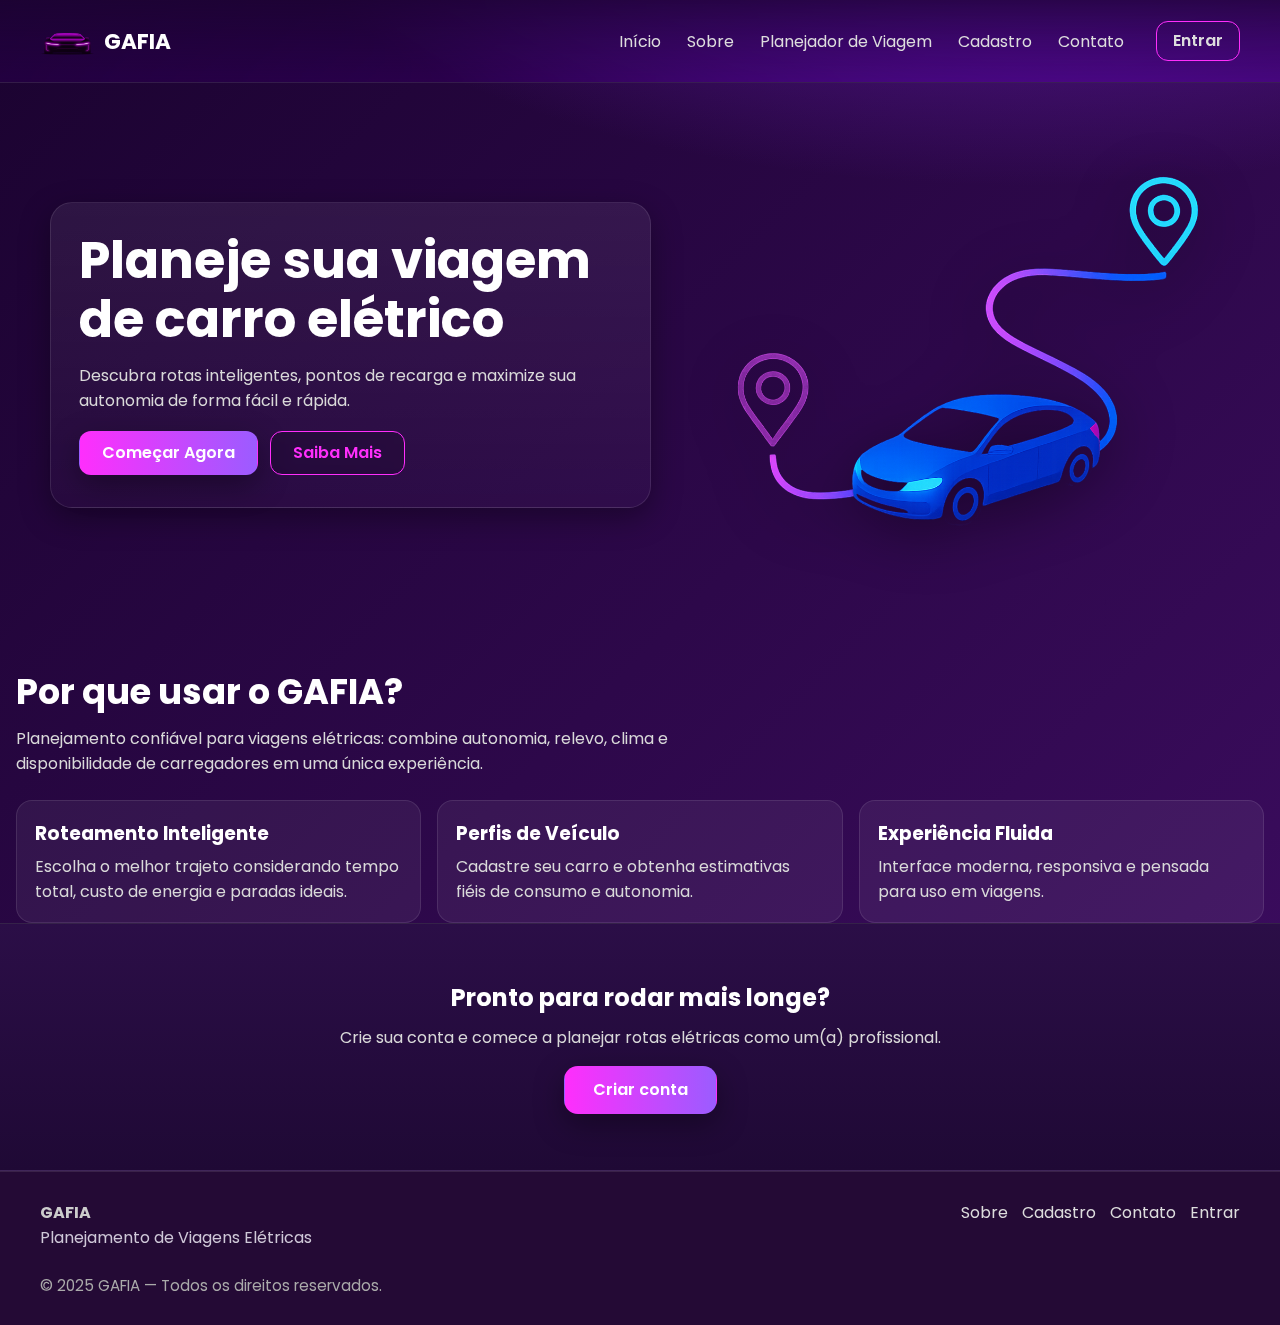
<file: index.html>
<!DOCTYPE html>
<html lang="pt-BR">
<head>
  <meta charset="UTF-8" />
  <meta name="viewport" content="width=device-width, initial-scale=1" />
  <title>GAFIA - Planejamento de Viagens Elétricas</title>

  <!-- Fonte -->
  <link rel="preconnect" href="https://fonts.gstatic.com" crossorigin>
  <link rel="preconnect" href="https://fonts.googleapis.com">
  <link href="https://fonts.googleapis.com/css2?family=Poppins:wght@400;600;700&display=swap" rel="stylesheet">

  <!-- CSS -->
  <link rel="stylesheet" href="src/style/style.css" />
</head>
<body>
  <!-- ===== HEADER ===== -->
  <header class="site-header">
    <div class="container header-inner">
      <a class="logo" href="/" aria-label="GAFIA - Início">
        <img src="src/img/Gafialogo.png" alt="Logo GAFIA" width="60" height="60" />
        <span>GAFIA</span>
      </a>

      <!-- Toggle mobile -->
      <input type="checkbox" id="nav-toggle" class="nav-toggle" aria-label="Abrir menu" />
      <label for="nav-toggle" class="hamburger" aria-hidden="true">
        <span></span><span></span><span></span>
      </label>

      <nav class="nav" aria-label="Principal">
        <a href="#inicio">Início</a>
        <a href="#sobre">Sobre</a>
        <a href="planejamento.html">Planejador de Viagem</a> 
        <a href="#cadastro">Cadastro</a>
        <a href="#contato">Contato</a>
        <a href="login.html" class="btn btn-outline btn-login">Entrar</a>
      </nav>
    </div>
  </header>

  <!-- ===== HERO ===== -->
  <main id="inicio" class="hero">
    <div class="container hero-grid">
      <section class="hero-text glass" aria-labelledby="hero-title">
        <h1 id="hero-title">Planeje sua viagem de carro elétrico</h1>
        <p>Descubra rotas inteligentes, pontos de recarga e maximize sua autonomia de forma fácil e rápida.</p>
        <div class="hero-buttons">
          <a href="#cadastro" class="btn btn-primary">Começar Agora</a>
          <a href="#sobre" class="btn btn-secondary">Saiba Mais</a>
        </div>
      </section>

      <!-- Imagem lateral (sem brilhos) -->
      <figure class="hero-img">
        <img class="carro" src="src/img/imagem2.png" alt="Ilustração de carro elétrico" />
      </figure>
    </div>
  </main>

  <!-- ===== SEÇÃO SOBRE ===== -->
  <section id="sobre" class="section container">
    <h2>Por que usar o GAFIA?</h2>
    <p class="section-lead">
      Planejamento confiável para viagens elétricas: combine autonomia, relevo, clima e disponibilidade de carregadores em uma única experiência.
    </p>

    <div class="cards">
      <article class="card">
        <h3>Roteamento Inteligente</h3>
        <p>Escolha o melhor trajeto considerando tempo total, custo de energia e paradas ideais.</p>
      </article>
      <article class="card">
        <h3>Perfis de Veículo</h3>
        <p>Cadastre seu carro e obtenha estimativas fiéis de consumo e autonomia.</p>
      </article>
      <article class="card">
        <h3>Experiência Fluida</h3>
        <p>Interface moderna, responsiva e pensada para uso em viagens.</p>
      </article>
    </div>
  </section>

  <!-- ===== CTA CADASTRO ===== -->
  <section id="cadastro" class="cta">
    <div class="container cta-inner">
      <h2>Pronto para rodar mais longe?</h2>
      <p>Crie sua conta e comece a planejar rotas elétricas como um(a) profissional.</p>
      <a href="cadastro.html" class="btn btn-primary btn-lg">Criar conta</a>
    </div>
  </section>

  <!-- ===== FOOTER ===== -->
  <footer id="contato" class="site-footer">
    <div class="container footer-grid">
      <div>
        <strong>GAFIA</strong>
        <p class="muted">Planejamento de Viagens Elétricas</p>
      </div>
      <nav aria-label="Links de rodapé">
        <a href="#sobre">Sobre</a>
        <a href="#cadastro">Cadastro</a>
        <a href="#contato">Contato</a>
        <a href="login.html">Entrar</a>
      </nav>
      <p class="copyright">© 2025 GAFIA — Todos os direitos reservados.</p>
    </div>
  </footer>
</body>
</html>
</file>
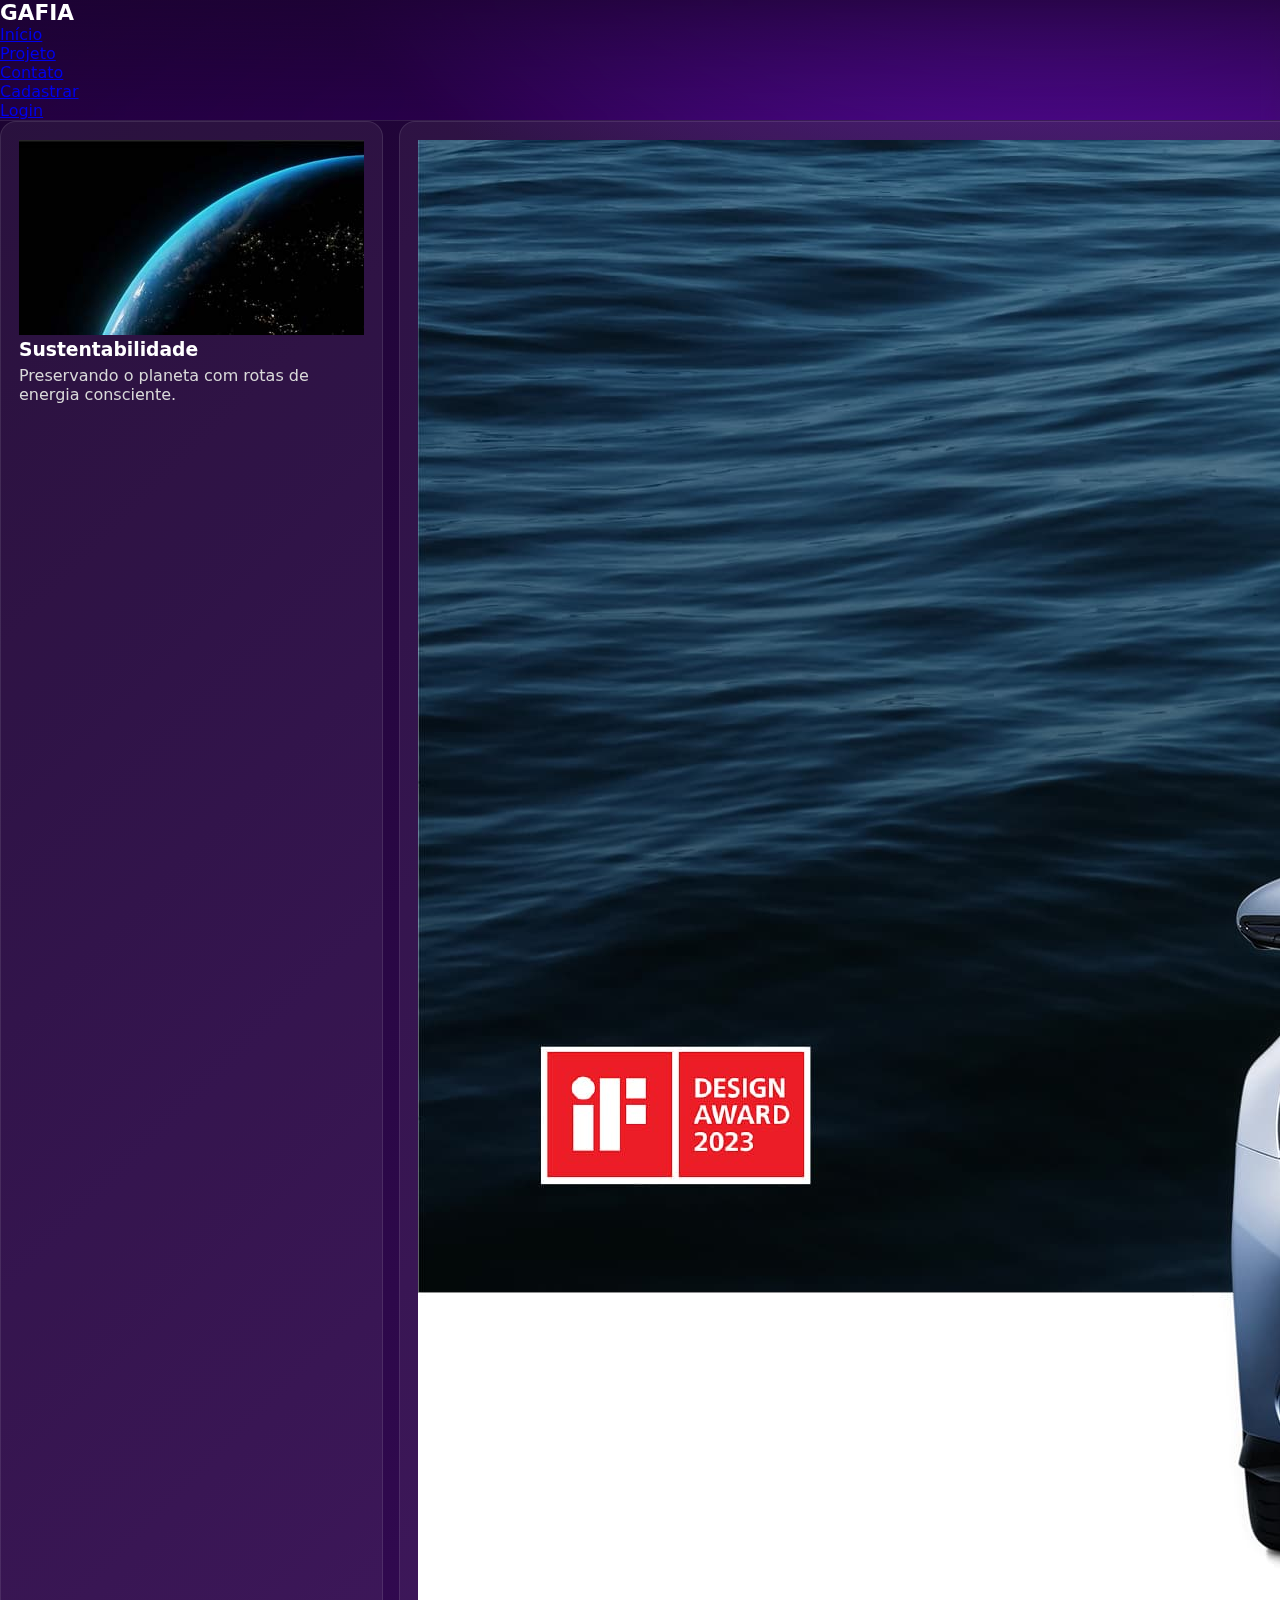
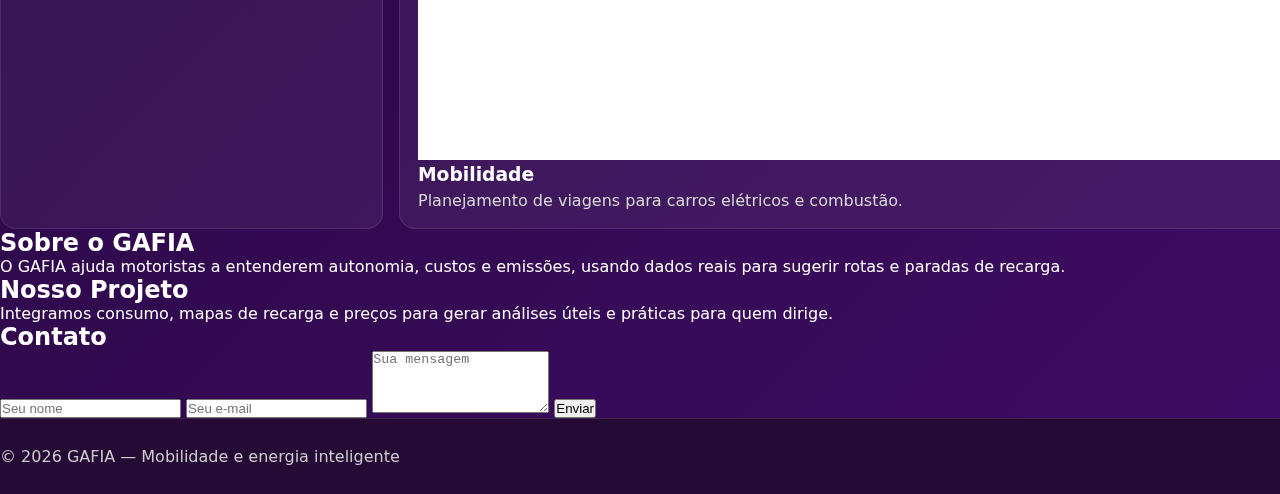
<file: siteGafia-main/index.html>
<!DOCTYPE html>
<html lang="pt-BR">
<head>
  <meta charset="UTF-8" />
  <meta name="viewport" content="width=device-width, initial-scale=1.0" />
  <title>GAFIA</title>
  <!-- Importa o CSS externo -->
  <link rel="stylesheet" href="../src/style/style.css" />
</head>
<body>

  <!-- ===== CABEÇALHO ===== -->
<header class="site-header">
  <div class="header-container">
    <div class="logo">GAFIA</div>
    <nav class="nav-menu">
      <ul>
        <li><a href="#inicio">Início</a></li>
        <li><a href="#projeto">Projeto</a></li>
        <li><a href="#contato">Contato</a></li>
      </ul>
    </nav>
      <nav class="auth-links">
       <ul>
        <li><a href="#cadastrar">Cadastrar</a></li>
        <li><a href="#login">Login</a></li>
      </ul>
      </nav>
    </div>
  </div>
  </header>


  

  <!-- ===== CARDS ===== -->
  <section class="cards" aria-label="Recursos principais">
    <article class="card">
      <figure>
        <img src="../src/img/terra.jpg" alt="Planeta Terra — sustentabilidade" />
        <figcaption>
          <h3> Sustentabilidade</h3>
          <p>Preservando o planeta com rotas de energia consciente.</p>
        </figcaption>
      </figure>
    </article>

    <article class="card">
      <figure>
        <img src="../src/img/carro.jpg" alt="Carro — mobilidade" />
        <figcaption>
          <h3> Mobilidade</h3>
          <p>Planejamento de viagens para carros elétricos e combustão.</p>
        </figcaption>
      </figure>
    </article>

    <article class="card">
      <figure>
        <img src="../src/img/painel.jpg" alt="Painel tecnológico — dados e análises" />
        <figcaption>
          <h3>Tecnologia</h3>
          <p>Comparações de custos, pontos de recarga e impacto.</p>
        </figcaption>
      </figure>
    </article>
  </section>

  <!-- ===== SOBRE ===== -->
  <section id="sobre" class="sobre">
    <h2>Sobre o GAFIA</h2>
    <p>O GAFIA ajuda motoristas a entenderem autonomia, custos e emissões, usando dados reais para sugerir rotas e paradas de recarga.</p>
  </section>

  <!-- ===== PROJETO ===== -->
  <section id="projeto" class="projeto">
    <h2>Nosso Projeto</h2>
    <p>Integramos consumo, mapas de recarga e preços para gerar análises úteis e práticas para quem dirige.</p>
  </section>

  <!-- ===== CONTATO ===== -->
  <section id="contato" class="contato">
    <h2>Contato</h2>
    <form class="contact-form" novalidate>
      <input type="text" placeholder="Seu nome" required />
      <input type="email" placeholder="Seu e-mail" required />
      <textarea placeholder="Sua mensagem" rows="4" required></textarea>
      <button type="submit">Enviar</button>
    </form>
  </section>

  <footer class="site-footer">
    <p>© <span id="year"></span> GAFIA — Mobilidade e energia inteligente</p>
  </footer>

  <script>
    // ano no rodapé
    document.getElementById('year').textContent = new Date().getFullYear();
  </script>
</body>
</html>
</file>
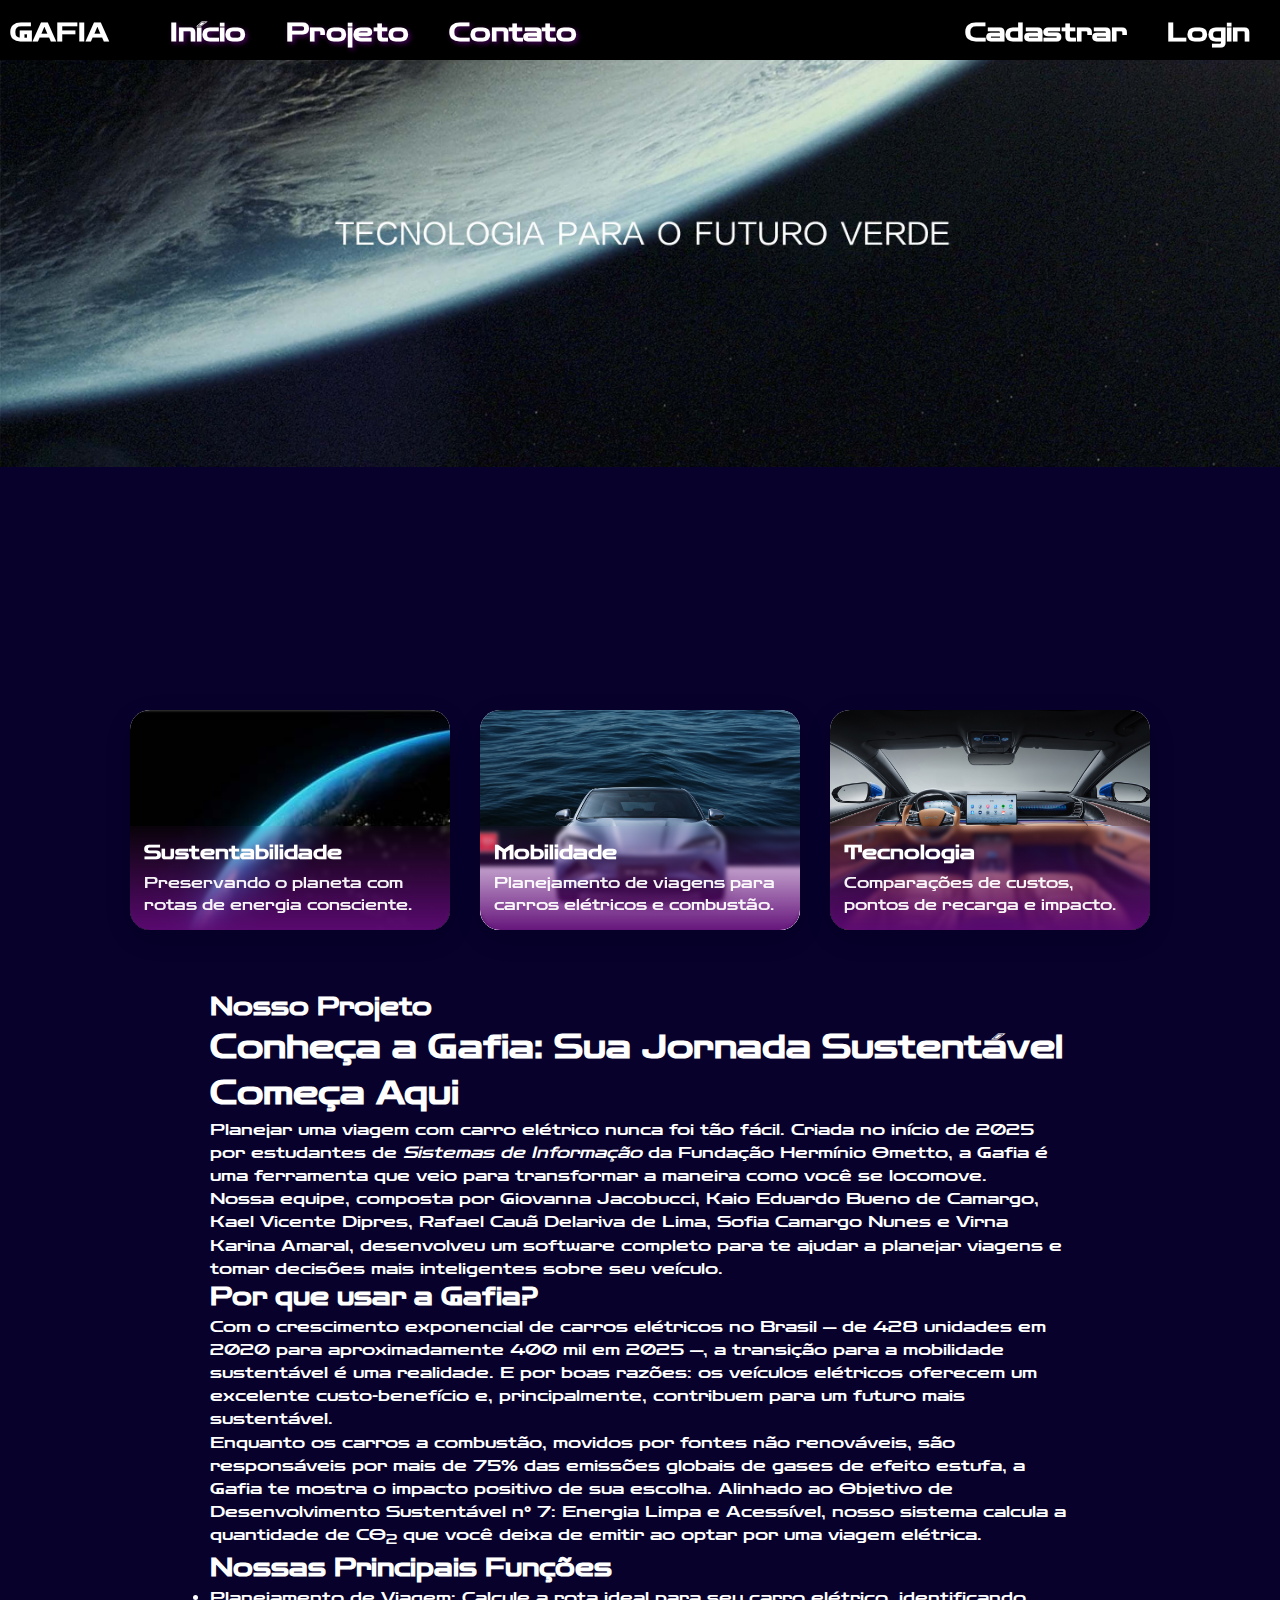
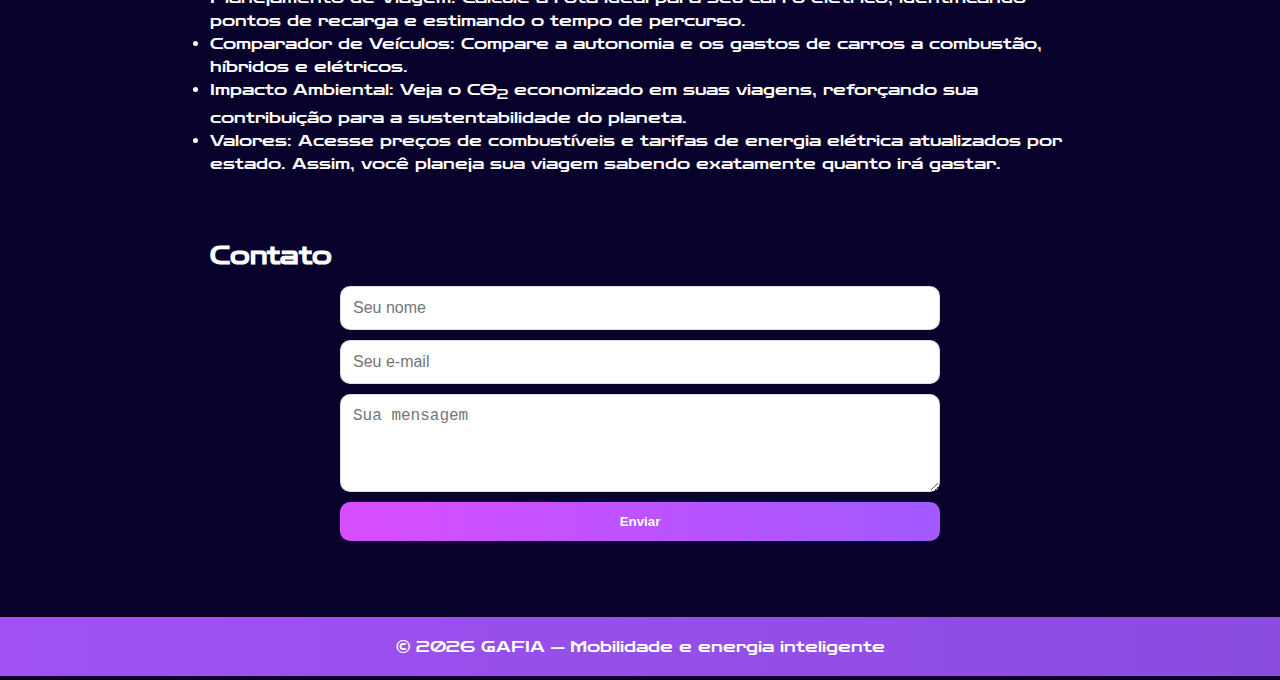
<file: siteGafia/index.html>
<!DOCTYPE html>
<html lang="pt-BR">

<head>

  <meta charset="UTF-8" />
  <meta name="viewport" content="width=device-width, initial-scale=1.0" />
  <title>GAFIA</title>
  <!-- Importa o CSS externo -->

  <link rel="stylesheet" href="src/style/style.css" />
</head>

<body>

  <!-- ===== CABEÇALHO ===== -->
  <section id="inicio">
    <header class="site-header">
      <div class="black-bar"></div>
      <div class="header-container">
        <div class="logo">GAFIA</div>
        <nav class="nav-menu">
          <ul>
            <li><a href="#inicio">Início</a></li>
            <li><a href="#projeto">Projeto</a></li>
            <li><a href="#contato">Contato</a></li>
          </ul>
        </nav>
        <nav class="auth-links">
          <ul>
            <li><a href="#cadastrar">Cadastrar</a></li>
            <li><a href="#login">Login</a></li>
          </ul>
        </nav>
      </div>
      </div>
    </header>
  </section>





  <!-- ===== CARDS ===== -->
  <section class="cards" aria-label="Recursos principais">
    <article class="card">
      <figure>
        <img src="src/img/terra.jpg" alt="Planeta Terra — sustentabilidade" />
        <figcaption>
          <h3> Sustentabilidade</h3>
          <p>Preservando o planeta com rotas de energia consciente.</p>
        </figcaption>
      </figure>
    </article>

    <article class="card">
      <figure>
        <img src="src/img/carro.jpg" alt="Carro — mobilidade" />
        <figcaption>
          <h3> Mobilidade</h3>
          <p>Planejamento de viagens para carros elétricos e combustão.</p>
        </figcaption>
      </figure>
    </article>

    <article class="card">
      <figure>
        <img src="src/img/painel.jpg" alt="Painel tecnológico — dados e análises" />
        <figcaption>
          <h3>Tecnologia</h3>
          <p>Comparações de custos, pontos de recarga e impacto.</p>
        </figcaption>
      </figure>
    </article>
  </section>

  <!-- ===== SOBRE ===== 
  <section id="sobre" class="sobre">
    <h2>Sobre o GAFIA</h2>
    <p>O GAFIA ajuda motoristas a entenderem autonomia, custos e emissões, usando dados reais para sugerir rotas e
      paradas de recarga. Lorem ipsum dolor sit amet. Qui nihil voluptatum eum esse ducimus non obcaecati aperiam hic
      alias molestiae non consectetur esse et laboriosam sapiente a asperiores sunt. Eum galisum consequuntur qui
      tempora asperiores ut voluptates recusandae est possimus temporibus. Sed doloremque porro rem quia dolore sit
      reiciendis magni aut similique consequatur eos animi officiis.

      Nam rerum dolor sit rerum consectetur eos excepturi vero. Ab quod dolorum et odit reprehenderit ea fugiat
      explicabo et rerum galisum non perspiciatis nesciunt est recusandae mollitia et quidem voluptates. 33 laudantium
      quam qui minus laborum sed quas temporibus sit rerum animi et rerum neque. Eum dicta totam ut omnis dolor aut
      voluptatum fugit.

      Non repudiandae asperiores ea nisi enim sit iusto dolorem aut laboriosam rerum. Est rerum accusantium ut quibusdam
      autem et vitae maxime. Nam voluptas autem in consequatur molestias et dolorum odit qui reiciendis veritatis id
      earum unde? Quo odio galisum et enim necessitatibus non fugit reprehenderit!</p>
  </section>-->

  <!-- ===== PROJETO ===== -->
  <section id="projeto" class="projeto">
    <h2>Nosso Projeto</h2>
    <section class="sobre-gafia">
      <h1>Conheça a <strong>Gafia</strong>: Sua Jornada Sustentável Começa Aqui</h1>
      
      <p>
        Planejar uma viagem com <strong>carro elétrico</strong> nunca foi tão fácil.  
        Criada no início de <strong>2025</strong> por estudantes de <em>Sistemas de Informação</em> da 
        <strong>Fundação Hermínio Ometto</strong>, a Gafia é uma ferramenta que veio para transformar 
        a maneira como você se locomove.
      </p>
    
      <p>
        Nossa equipe, composta por 
        <strong>Giovanna Jacobucci</strong>, 
        <strong>Kaio Eduardo Bueno de Camargo</strong>, 
        <strong>Kael Vicente Dipres</strong>, 
        <strong>Rafael Cauã Delariva de Lima</strong>, 
        <strong>Sofia Camargo Nunes</strong> e 
        <strong>Virna Karina Amaral</strong>, 
        desenvolveu um software completo para te ajudar a planejar viagens e tomar decisões mais inteligentes sobre seu veículo.
      </p>
    
      <h2>Por que usar a Gafia?</h2>
      
      <p>
        Com o crescimento exponencial de <strong>carros elétricos no Brasil</strong> — de 
        <strong>428 unidades em 2020</strong> para aproximadamente 
        <strong>400 mil em 2025</strong> —, a transição para a <strong>mobilidade sustentável</strong> é uma realidade.  
        E por boas razões: os veículos elétricos oferecem um excelente <strong>custo-benefício</strong> e, principalmente, 
        contribuem para um <strong>futuro mais sustentável</strong>.
      </p>
    
      <p>
        Enquanto os <strong>carros a combustão</strong>, movidos por fontes não renováveis, são responsáveis por mais de 
        <strong>75% das emissões globais de gases de efeito estufa</strong>, a Gafia te mostra o impacto positivo de sua escolha.  
        Alinhado ao <strong>Objetivo de Desenvolvimento Sustentável n° 7: Energia Limpa e Acessível</strong>, nosso sistema 
        calcula a quantidade de <strong>CO<sub>2</sub></strong> que você deixa de emitir ao optar por uma viagem elétrica.
      </p>
    
      <h2>Nossas Principais Funções</h2>
      <ul>
        <li>
          <strong>Planejamento de Viagem:</strong> Calcule a rota ideal para seu carro elétrico, 
          identificando pontos de recarga e estimando o tempo de percurso.
        </li>
        <li>
          <strong>Comparador de Veículos:</strong> Compare a autonomia e os gastos de carros 
          a combustão, híbridos e elétricos.
        </li>
        <li>
          <strong>Impacto Ambiental:</strong> Veja o <strong>CO<sub>2</sub> economizado</strong> em suas viagens, 
          reforçando sua contribuição para a sustentabilidade do planeta.
        </li>
        <li>
          <strong>Valores:</strong> Acesse preços de combustíveis e tarifas de energia elétrica atualizados por estado.  
          Assim, você planeja sua viagem sabendo exatamente quanto irá gastar.
        </li>
      </ul>
    </section>
    
  </section>

  <!-- ===== CONTATO ===== -->
  <section id="contato" class="contato">
    <h2>Contato</h2>
    <form class="contact-form" novalidate>
      <input type="text" placeholder="Seu nome" required />
      <input type="email" placeholder="Seu e-mail" required />
      <textarea placeholder="Sua mensagem" rows="4" required></textarea>
      <button type="submit">Enviar</button>
    </form>
  </section>

  <footer class="site-footer">
    <p>© <span id="year"></span> GAFIA — Mobilidade e energia inteligente</p>
  </footer>

  <script>
    // ano no rodapé
    document.getElementById('year').textContent = new Date().getFullYear();
  </script>
</body>

</html>
</file>
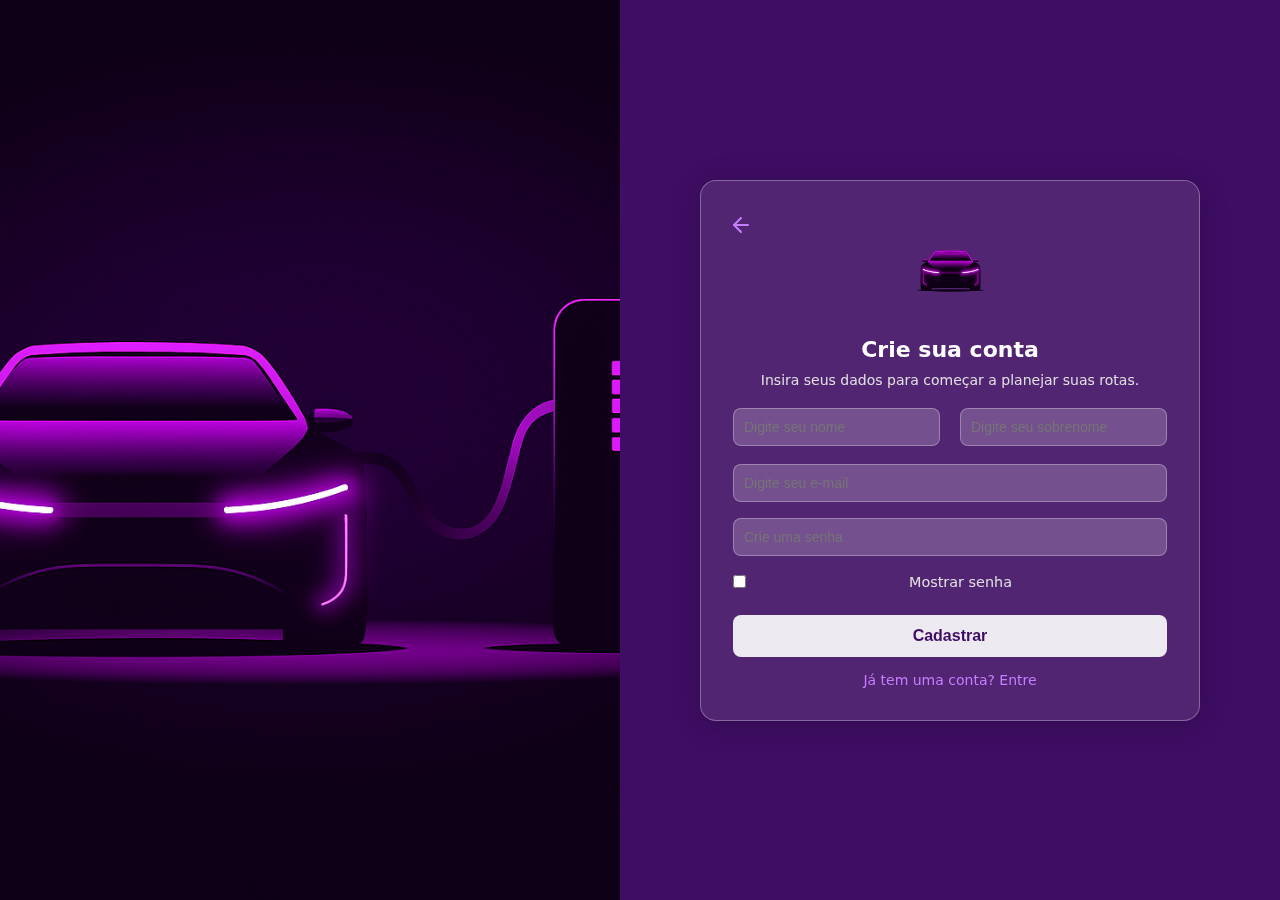
<file: cadastro.html>
<!DOCTYPE html>
<html lang="pt-BR">
<head>
    <meta charset="UTF-8">
    <meta name="viewport" content="width=device-width, initial-scale=1.0">
    <title>Cadastro - Planejamento de Viagens</title>
    <link rel="stylesheet" href="src/style/style.css"> 
    <link rel="stylesheet" href="src/style/cadastro.css">
</head>
<body id="page-form">

    <div class="split-screen-container">
      
      <div class="image-panel">
            </div>

        <div class="form-panel">
            
            <div class="login-container">
                <a href="index.html" class="back-button">
                    <svg xmlns="http://www.w3.org/2000/svg" width="24" height="24" viewBox="0 0 24 24" fill="none" stroke="currentColor" stroke-width="2" stroke-linecap="round" stroke-linejoin="round">
                        <path d="M19 12H5"></path>
                        <polyline points="12 19 5 12 12 5"></polyline>
                    </svg>
                </a>
                
                <img src="src/img/Gafialogo.png" alt="Logo GAFIA">
                
                <h1>Crie sua conta</h1>
                <p>Insira seus dados para começar a planejar suas rotas.</p>
                
                <form id="form-cadastro">
                    <div class="form-row">
                        <input type="text" id="nome" placeholder="Digite seu nome" required>
                        <input type="text" id="sobrenome" placeholder="Digite seu sobrenome" required>
                    </div>

                    <!--<select id="estado" required>
                        <option value="">Selecione seu estado...</option>
                        </select> -->
                    
                    <input type="email" id="email" placeholder="Digite seu e-mail" required>

                    <input type="password" id="senha" name="senha" placeholder="Crie uma senha" required>
                    
                    <div class="show-password-container">
                        <input type="checkbox" id="toggleSenha">
                        <label for="toggleSenha">Mostrar senha</label>
                    </div>

                    <div id="password-popover" class="hidden">
                        
                        <label for="password-strength" class="password-strength-label">Força da senha:</label>
                        <progress id="password-strength" value="0" max="100"></progress>
                        
                        <p class="password-hint-text">
                            Use 8+ caracteres com maiúsculas, minúsculas, números e símbolos.
                        </p>
                    </div>
                    
                    <button type="submit">Cadastrar</button>
                </form>

                <a href="login.html">Já tem uma conta? Entre</a>
            </div>
            </div>

    </div>
    <script src="src/js/cadastro.js"></script>
</body>

</html>
</file>
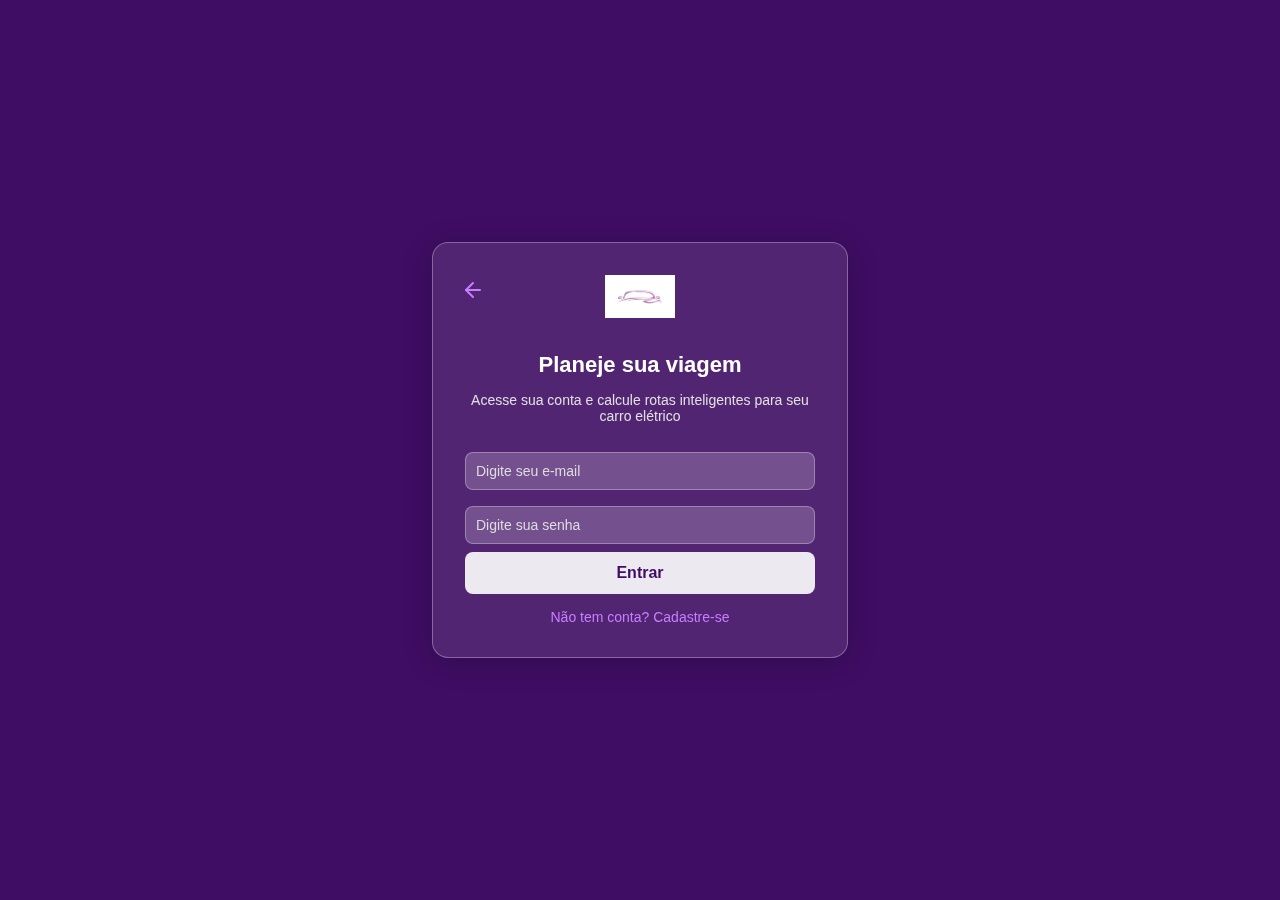
<file: dashboard.html>
<!DOCTYPE html>
<html lang="pt-BR">
<head>
    <meta charset="UTF-8">
    <meta name="viewport" content="width=device-width, initial-scale=1.0">
    <title>Início - GAFIA</title>
    
    <link rel="preconnect" href="https://fonts.googleapis.com">
    <link rel="preconnect" href="https://fonts.gstatic.com" crossorigin>
    <link href="https://fonts.googleapis.com/css2?family=Poppins:wght@400;600;700&display=swap" rel="stylesheet">
    <link href="https://cdnjs.cloudflare.com/ajax/libs/font-awesome/6.5.0/css/all.min.css" rel="stylesheet">
    
    <link rel="stylesheet" href="src/style/style.css">
    <link rel="stylesheet" href="src/style/dashboard.css"> <link rel="icon" href="src/img/Gafialogo.png" type="image/png">
</head>
<body>

    <header class="site-header">
        <div class="container header-inner">
            <a class="logo" href="dashboard.html">
                <img src="src/img/Gafialogo.png" alt="Logo GAFIA" width="54" height="54" />
                <span>GAFIA</span>
            </a>
            
            <input type="checkbox" id="nav-toggle" class="nav-toggle" aria-label="Abrir menu" />
            <label for="nav-toggle" class="hamburger" aria-hidden="true">
                <span></span><span></span><span></span>
            </label>

            <nav class="nav">
                <a href="planejamento.html">Planejar Viagem</a>
                <a href="veiculos.html">Garagem</a>
                <a href="perfil.html">Perfil</a>


            
                
    <!--
  Possivel bomba
    -->
                <a id="btn-admin-link" href="admin.html" style="color: rgb(255, 215, 0);">
                    <i class="fa-solid fa-lock"></i> Painel Admin</a>
                <a href="api/logout.php" class="btn btn-outline">Sair</a>
    <!--
  Possivel bomba!
    -->



            </nav>
        </div>
    </header>

    <main class="container">
        <div style="margin-top: 40px; margin-bottom: 20px;">
            <h1 id="user-greeting">Olá, Motorista! </h1>
            <p class="muted">Bem-vindo de volta.</p>
        </div>

        <div class="dashboard-layout">
            
            <section class="glass dash-card action-card">
                <div class="action-content">
                    <h2>Para onde vamos hoje?</h2>
                    <p>Calcule a melhor rota elétrica agora mesmo.</p>
                    <a href="planejamento.html" class="btn btn-primary btn-giant">
                        <i class="fa-solid fa-map-location-dot"></i> Planejar Viagem
                    </a>
                </div>
            </section>

            <section class="glass dash-card history-card">
                <div class="card-header">
                    <h3>Últimas Viagens</h3>
                    <a href="historico.html" class="link-ver-mais">Ver tudo</a>
                </div>

                <div id="lista-historico-recente" class="history-list">
                    <p class="loading-text">Carregando histórico...</p>
                </div>
            </section>

        </div>
    </main>

    <footer class="site-footer">
        <div class="container footer-grid">
            <strong>GAFIA</strong>
            <p class="copyright">© 2025 GAFIA — Todos os direitos reservados.</p>
        </div>
    </footer>

    <script src="src/js/dashboard.js"></script>
    <script src="src/js/main.js"></script>
</body>
</html>
</file>
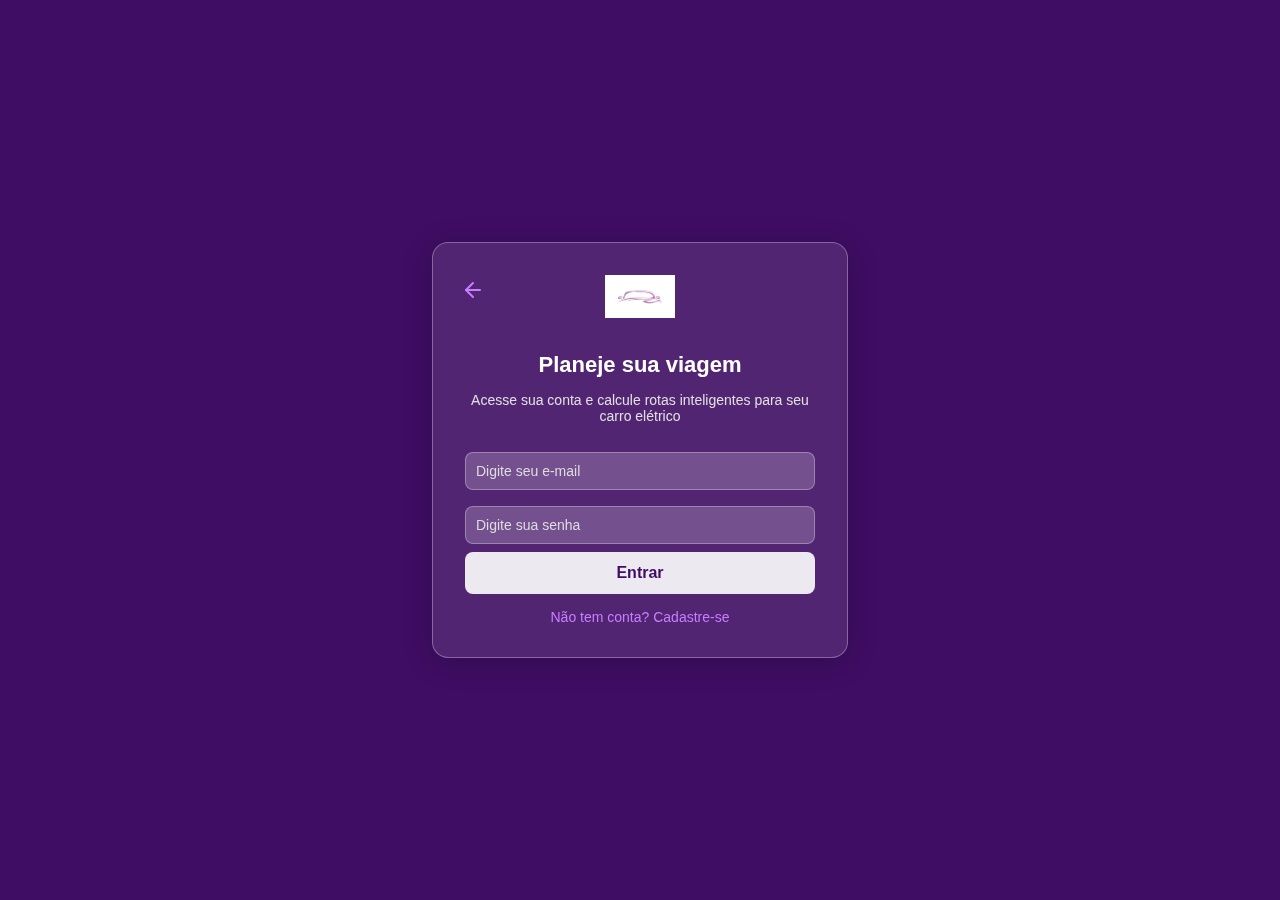
<file: login.html>
<!DOCTYPE html>
<html lang="pt-BR">
<head>
  <meta charset="UTF-8">
  <meta name="viewport" content="width=device-width, initial-scale=1.0">
  <title>Login - Planejamento de Viagens</title>
  <link rel="stylesheet" href="src/style/login.css">
</head>
<body>
  <div class="login-container">

     <a href="index.html" class="back-button">
      <svg xmlns="http://www.w3.org/2000/svg" width="24" height="24" viewBox="0 0 24 24" fill="none" stroke="currentColor" stroke-width="2" stroke-linecap="round" stroke-linejoin="round">
        <path d="M19 12H5"></path>
        <polyline points="12 19 5 12 12 5"></polyline>
      </svg>
    </a>
    <!-- Ícone do carro no lugar do ícone de energia -->
    <img src="src/img/GAFIA (1).png" alt="Carro elétrico"> <!-- coloque sua imagem aqui -->
    
    <h1>Planeje sua viagem</h1>
    <p>Acesse sua conta e calcule rotas inteligentes para seu carro elétrico</p>
    
    <form>
      <input type="email" placeholder="Digite seu e-mail" required>
      <input type="password" placeholder="Digite sua senha" required>
      <button type="submit">Entrar</button>
    </form>
    
    <a href="cadastro.html">Não tem conta? Cadastre-se</a>
  </div>
</body>
</html>
</file>
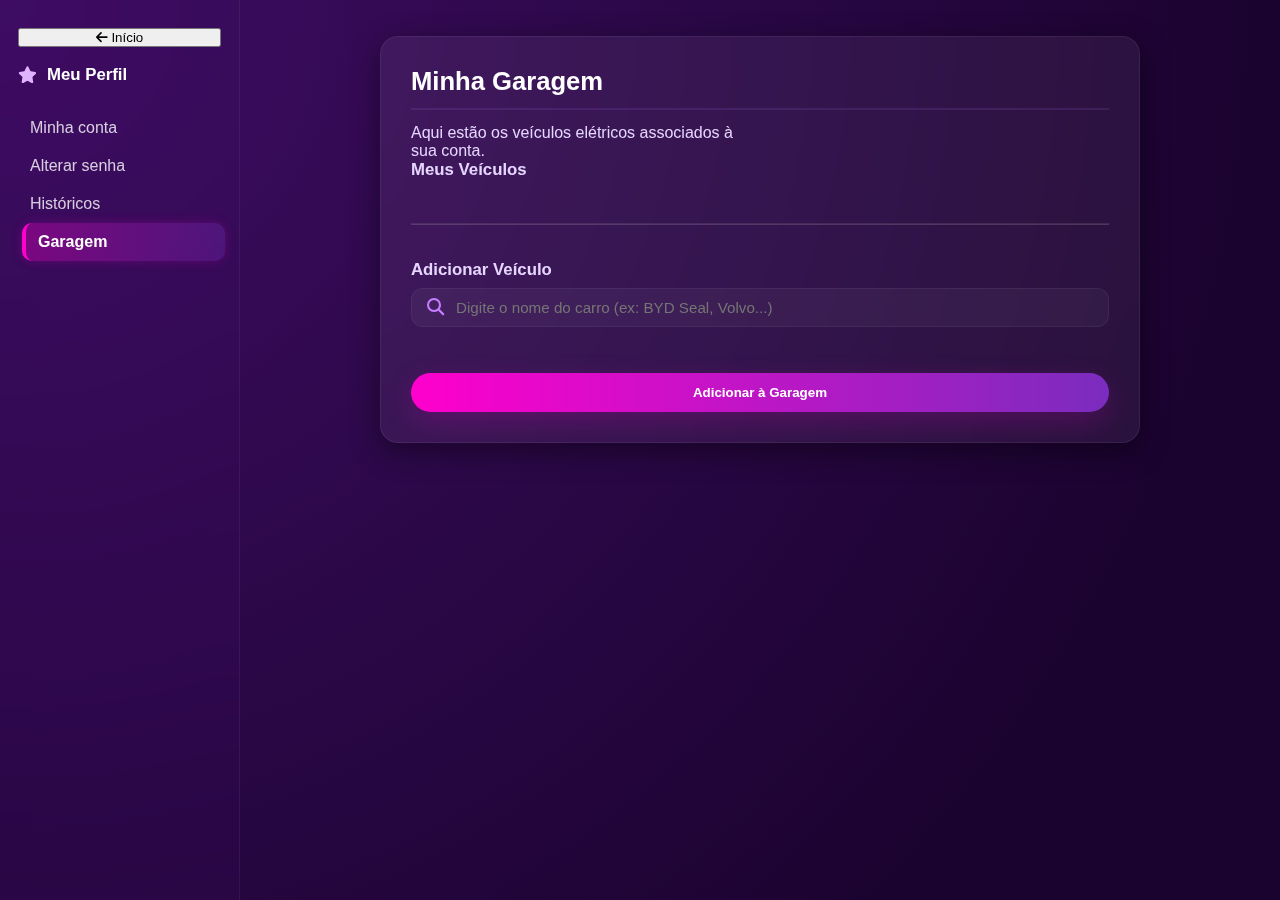
<file: veiculos.html>
<!DOCTYPE html>
<html lang="pt-BR">
<head>
    <meta charset="UTF-8" />
    <title>Minha Garagem</title>

    <!-- Ícones -->
    <link rel="stylesheet" href="https://cdnjs.cloudflare.com/ajax/libs/font-awesome/6.5.0/css/all.min.css">

    <!-- Seu CSS principal (o grande roxo) -->
    <link rel="stylesheet" href="src/style/perfil.css">
    <link rel="icon" href="src/img/Gafialogo.png" type="image/png">
</head>

<body>

<aside class="menu-lateral">
    <button class="btn-voltar" onclick="window.location.href='index.html'">
    <i class="fa-solid fa-arrow-left"></i> Início
  </button>
  <div class="brand"><i class="fa-solid fa-star"></i> Meu Perfil</div>
  <nav>
    <ul>
      <li><a href="perfil.html">Minha conta</a></li>
      <li><a href="senha.html">Alterar senha</a></li>
      <li><a href="historico.html">Históricos</a></li>
      <li><a href="veiculos.html" class="active">Garagem</a></li>
    </ul>
  </nav>
</aside>

<!-- ===== CONTEÚDO PRINCIPAL ===== -->
<div class="main-wrap">
    <section class="vidro">

        <h1>Minha Garagem</h1>

        <div class="profile-grid full">
            <p style="color:#e6d6ff; font-size:1rem;">
                Aqui estão os veículos elétricos associados à sua conta.
            </p>
        </div>

        <!-- LISTA DE VEÍCULOS -->
        <h2 class="section-title">Meus Veículos</h2>

        <div id="lista-veiculos" class="profile-grid full" style="gap:20px;">
            <!-- Veículos serão carregados aqui -->
        </div>

        <hr class="full" style="margin: 35px 0; border-color: rgba(255,255,255,0.15);">

                <!-- ADICIONAR NOVO VEÍCULO -->
                <h2 class="section-title">Adicionar Veículo</h2>

        <form id="form-add-veiculo" class="profile-grid full" style="position: relative;">
            
            <input type="hidden" id="selected-carro-id" name="carro_id">

            <div class="input-group full" style="position: relative;">
                <i class="fa-solid fa-magnifying-glass"></i>
                <input 
                    type="text" 
                    id="input-pesquisa-carro" 
                    placeholder="Digite o nome do carro (ex: BYD Seal, Volvo...)" 
                    autocomplete="off"
                >
                
                </div>

            <div id="sugestoes-veiculos" class="suggestions-dropdown">
                </div>

            <button type="submit" id="btn-adicionar" class="save-btn full" style="margin-top:10px;" disabled>
                Adicionar à Garagem
            </button>

        </form>

    </section>
</div>

<!-- SCRIPTS -->
<script src="src/js/main.js"></script>
<script src="src/js/veiculos.js"></script>

</body>
</html>
</file>
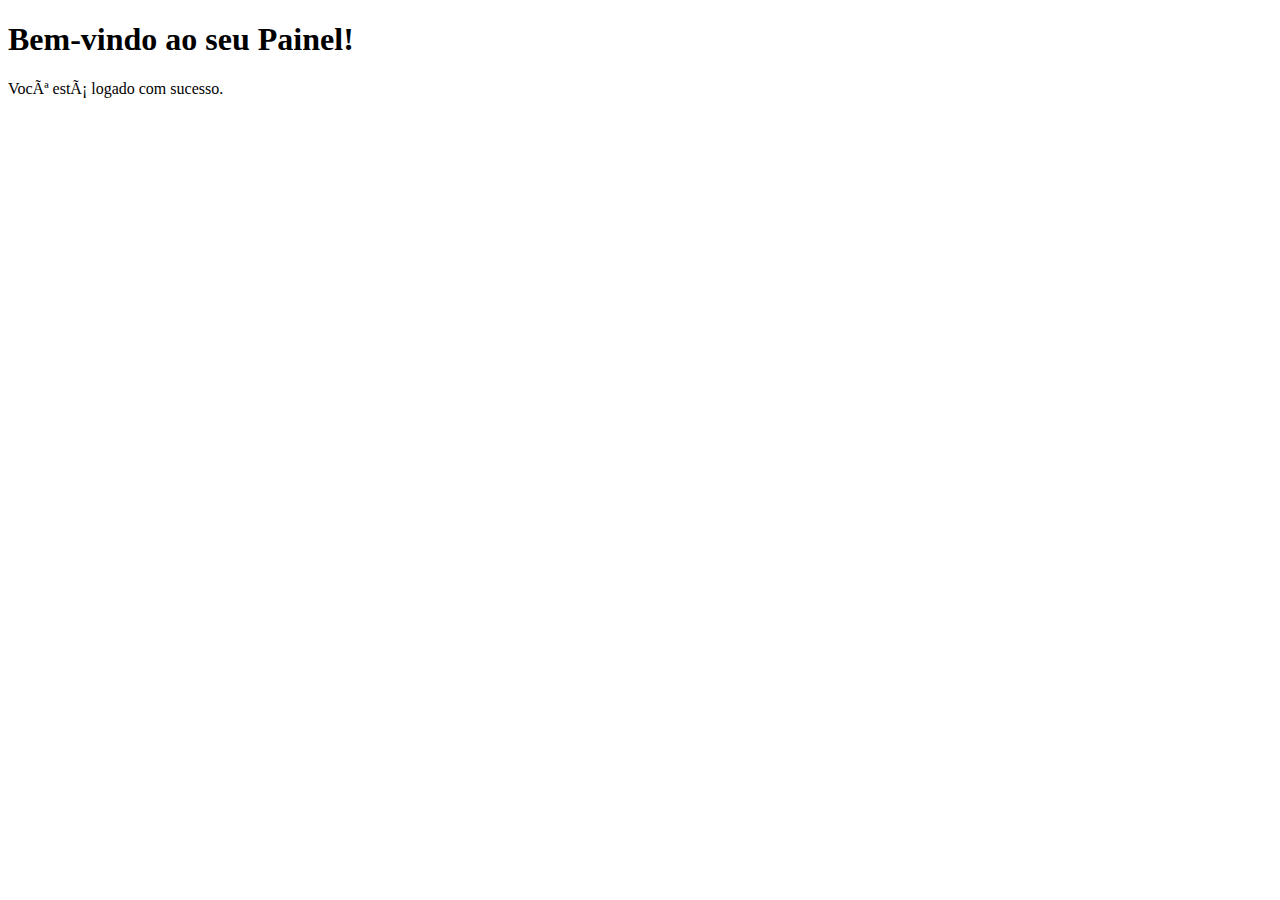
<file: src/js/painel.html>
<!DOCTYPE html>
<html lang="pt-BR">
<head>
    <meta charset="UTF--8">
    <title>Painel</title>
</head>
<body>
    <h1>Bem-vindo ao seu Painel!</h1>
    <p>Você está logado com sucesso.</p>
</body>
</html>
</file>
<file: src/style/cadastro.css>
html {
  overflow-y: scroll; /* Força a barra de rolagem a estar sempre presente */
}

/* ===== ESTILO PARA CENTRALIZAR PÁGINAS DE FORMULÁRIO ===== */
#page-form {
  /*display: flex;
  justify-content: center;
  align-items: center;*/
  min-height: 100vh;
}

/* Container principal com o EFEITO DE VIDRO */
.login-container {
  position: relative;
  background: rgba(255, 255, 255, 0.1);
  backdrop-filter: blur(10px);
  -webkit-backdrop-filter: blur(10px);
  border: 1px solid rgba(255, 255, 255, 0.3);
  padding: 2rem;
  border-radius: 16px;
  width: 90%;
  max-width: 600px;
  text-align: center;
  box-shadow: 0 4px 30px rgba(0, 0, 0, 0.2);

}

.login-container img {
  width: 70px;
  margin-bottom: 15px;
}

/* Textos dentro do container */
.login-container h1 {
  font-size: 22px;
  margin-bottom: 10px;
  color: #fff;
}

.login-container p {
  font-size: 14px;
  color: #e0e0e0;
  margin-bottom: 20px;
}

/* REGRA GERAL PARA TODOS OS INPUTS */
.login-container input, .login-container select {
  width: 100%;
  padding: 10px;
  margin: 8px 0;
  background: rgba(255, 255, 255, 0.2);
  border: 1px solid rgba(255, 255, 255, 0.3);
  border-radius: 8px;
  font-size: 14px;
  box-sizing: border-box;
  color: #fff;
}

/* Estilo para o placeholder dos inputs */
/* Remove a aparência padrão do select e ajusta a cor da seta */
.login-container select {
  -webkit-appearance: none;
  -moz-appearance: none;
  appearance: none;
  background-image: url('data:image/svg+xml;charset=US-ASCII,%3Csvg%20xmlns%3D%22http%3A%2F%2Fwww.w3.org%2F2000%2Fsvg%22%20width%3D%22292.4%22%20height%3D%22292.4%22%3E%3Cpath%20fill%3D%22%23ffffff%22%20d%3D%22M287%2069.4a17.6%2017.6%200%200%200-13-5.4H18.4c-5%200-9.3%201.8-12.9%205.4A17.6%2017.6%200%200%200%200%2082.2c0%205%201.8%209.3%205.4%2012.9l128%20127.9c3.6%203.6%207.8%205.4%2012.8%205.4s9.2-1.8%2012.8-5.4L287%2095c3.5-3.5%205.4-7.8%205.4-12.8%200-5-1.9-9.2-5.5-12.8z%22%2F%3E%3C%2Fsvg%3E');
  background-repeat: no-repeat;
  background-position: right 10px top 50%;
  background-size: .65em auto;
}

.login-container option {
    background: #3f0d64;
}

/* Botão de cadastrar */
.login-container button {
  width: 100%;
  padding: 12px;
  background: rgba(255, 255, 255, 0.9);
  border: none;
  color: #3f0d64;
  font-weight: bold;
  border-radius: 8px;
  font-size: 16px;
  cursor: pointer;
  transition: all 0.3s;
  margin-top: 10px  ;
}

.login-container button:hover {
  background: #fff;
  transform: translateY(-3px);
}

/* Link "Já tem uma conta?" */
.login-container a {
  display: block;
  margin-top: 15px;
  font-size: 14px;
  color: #c77dff;
  text-decoration: none;
}

.login-container a:hover {
  text-decoration: underline;
}

/* Botão de voltar */
.back-button {
  display: flex;
  align-items: center;
  justify-content: center;
  position: absolute;
  top: 10px;
  left: 20px;
  width: 40px;
  height: 40px;
  border-radius: 50%;
  background-color: transparent;
  color: #fff;
  text-decoration: none;
  transition: background-color 0.3s ease;
}

.back-button:hover {
  background-color: rgba(255, 255, 255, 0.2);
}

.back-button svg {
  margin-top: 18%;
  width: 24px;   
  height: 24px;
  stroke: currentColor; 
}

/* Estilo para linha do formulário com campos lado a lado (Desktop) */
.form-row {
  margin-bottom: 10px;
  display: flex;
  gap: 20px;
}

/* Sobrescreve a regra geral APENAS para os inputs dentro do .form-row */
.form-row input {
  flex: 1;
  width: auto;
  margin: 0;
}


/* AJUSTE RESPONSIVO PARA CELULARES */
@media (max-width: 768px) {
  .form-row {
    flex-direction: column; /* Coloca os campos um embaixo do outro */
    gap: 0;                 /* Remove o espaço entre eles */
  }

  /* FORÇA os inputs dentro de .form-row a voltarem ao comportamento normal no celular */
  .form-row input {
    width: 100%;    /* Faz com que ocupem a largura total, como os outros campos */
    margin: 8px 0;  /* Devolve a margem vertical para dar espaçamento */
  }
}

/* ======================================================= */
/* == CÓDIGO ADICIONADO PARA CRIAR A TELA DIVIDIDA == */
/* ======================================================= */

.split-screen-container {
  display: flex;
  width: 100%;
  /* MUDE ISTO: */
  min-height: 100vh;
  /* PARA ISTO: */
  height: 100vh; 
}

/* Metade Esquerda (Formulário) */
.form-panel {
    flex: 1; /* Ocupa 50% do espaço */
    display: flex;
    justify-content: center;
    align-items: center;
    padding: 20px; /* Garante um respiro nas bordas */
    background-color: #3f0d64; /* Cor de fundo para combinar com o seu design */
    overflow-y: auto;
}

/* Metade Direita (Imagem) */
.image-panel {
    flex: 1; /* Ocupa os outros 50% */
    background-image: url('../img/imagemcarro.png'); /* <-- TROQUE PELA SUA IMAGEM */
    background-size: cover;
    background-position: center;
}

/* Ajuste para o seu container não ocupar a largura toda dentro do painel */
.login-container {
    width: 100%; /* Garante que ele se ajuste bem dentro do painel */
    max-width: 500px; /* Ajustei um pouco a largura máxima */
}


/* AJUSTE RESPONSIVO PARA A TELA DIVIDIDA */
@media (max-width: 900px) {
    .split-screen-container {
        flex-direction: column; /* Empilha os painéis em telas menores */
    }

    /* Em telas de celular, a imagem some para focar no formulário */
    .image-panel {
        display: none;
    }
}

/* ======================================================= */
/* === ESTILOS PARA SENHA FORTE (VERSÃO MINIMALISTA) === */
/* CORRIGIDO: Este bloco estava dentro do @media (900px) */
/* ======================================================= */

/* 1. O Pop-over (a caixa escondida) */
#password-popover {
    width: 100%;
    box-sizing: border-box;
    
    /* Adaptado para o seu tema "glass" */
    background: rgba(0, 0, 0, 0.2); 
    border: 1px solid rgba(255, 255, 255, 0.2);
    
    border-radius: 8px;
    padding: 12px 15px;
    margin-top: 8px;
    box-shadow: 0 4px 10px rgba(0, 0, 0, 0.1);
    transition: all 0.3s ease;
}

/* 2. Classe .hidden para esconder o pop-over */
#password-popover.hidden {
    display: none;
}

/* 3. O rótulo da barra de progresso (texto branco) */
.password-strength-label {
    display: block;
    font-size: 0.9rem;
    font-weight: bold;
    color: #fff; /* Corrigido */
    margin-bottom: 8px;
    text-align: left; /* Alinha o texto "Força da senha" */
}

/* 4. A barra de progresso */
progress#password-strength {
    width: 100%;
    height: 8px;
    -webkit-appearance: none;
    appearance: none;
    border: none;
    border-radius: 5px;
    overflow: hidden;
}
/* Fundo da barra (track) - agora mais escuro */
progress#password-strength::-webkit-progress-bar {
    background-color: rgba(0, 0, 0, 0.3);
}

/* Cores da barra (Vermelho/Laranja/Verde) - Mantidas */
progress#password-strength::-webkit-progress-value {
    background-color: #d9534f; 
    transition: background-color 0.3s ease;
}
progress#password-strength.medium::-webkit-progress-value {
    background-color: #f0ad4e;
}
progress#password-strength.strong::-webkit-progress-value {
    background-color: #4CAF50;
}
/* (Versões -moz- para Firefox) */
progress#password-strength::-moz-progress-bar {
    background-color: #d9534f;
    transition: background-color 0.3s ease;
}
progress#password-strength.medium::-moz-progress-bar {
    background-color: #f0ad4e;
}
progress#password-strength.strong::-moz-progress-bar {
    background-color: #4CAF50;
}


/* 5. A linha de texto de ajuda (texto claro) */
.password-hint-text {
    font-size: 0.85rem;
    color: #ddd; /* Corrigido */
    margin: 10px 0 0 0; 
    line-height: 1.4;
    text-align: center; 
}


/* 6. O container do checkbox "Mostrar Senha" (O FIX PRINCIPAL) */
.show-password-container {
    display: flex; /* <-- Alinha lado a lado */
    align-items: center; /* <-- Alinha verticalmente */
    
    margin-top: 10px;
    margin-bottom: 15px;
    font-size: 0.9rem;
}

/* Garante que o checkbox não ocupe 100% da largura */
.show-password-container input[type="checkbox"] {
    width: auto; /* <-- Impede que ele quebre a linha */
    margin-right: 8px; /* Espaço entre o check e o texto */
    margin-top: 0; /* Reseta margens */
    margin-bottom: 0;
}

/* Estilo do texto "Mostrar senha" (texto claro) */
.show-password-container label {
    cursor: pointer;
    color: #e0e0e0; /* Corrigido */
    user-select: none;
    
    /* Garante que o clique no texto também marque o checkbox */
    width: 100%;
}
</file>
<file: src/style/dashboard.css>
/* src/style/dashboard.css */

/* Layout principal em Grid (2 colunas) */
.dashboard-layout {
    display: grid;
    grid-template-columns: 1.2fr 0.8fr; /* Esquerda maior, Direita menor */
    gap: 30px;
    min-height: 400px;
    margin-bottom: 60px;
    margin-top: 20px; /* Espaço extra no topo */
}

/* Estilo Base dos Cards */
.dash-card {
    display: flex;
    flex-direction: column;
    padding: 30px;
    border-radius: 22px;
    transition: transform 0.3s ease, border-color 0.3s ease;
    border: 1px solid var(--stroke); /* Garante borda visível */
}

.dash-card:hover {
    border-color: var(--brand);
    transform: translateY(-2px); /* Pequeno movimento ao passar o mouse */
}

/* --- BLOCO DA ESQUERDA (Planejamento) --- */
.action-card {
    justify-content: center;
    align-items: center;
    text-align: center;
    background: linear-gradient(135deg, rgba(255, 255, 255, 0.08), rgba(255, 46, 252, 0.05));
    backdrop-filter: blur(10px);
}

.action-content h2 {
    font-size: clamp(1.8rem, 4vw, 2.5rem); /* Fonte responsiva: cresce com a tela */
    margin-bottom: 15px;
    color: #fff;
    line-height: 1.2;
}

.action-content p {
    color: var(--muted);
    font-size: 1.1rem;
    margin-bottom: 40px;
    max-width: 400px; /* Limita largura do texto para leitura */
    margin-left: auto;
    margin-right: auto;
}

/* Botão Gigante */
.btn-giant {
    font-size: 1.2rem;
    padding: 18px 40px;
    border-radius: 50px;
    box-shadow: 0 0 20px rgba(255, 46, 252, 0.4);
    display: inline-flex;
    align-items: center;
    gap: 10px;
}

/* --- BLOCO DA DIREITA (Histórico) --- */
.history-card {
    background: rgba(20, 5, 40, 0.6);
    backdrop-filter: blur(10px);
    max-height: 500px; /* Limita altura se a lista for grande */
    overflow-y: auto;  /* Scroll se necessário */
}

.card-header {
    display: flex;
    justify-content: space-between;
    align-items: center;
    margin-bottom: 20px;
    border-bottom: 1px solid var(--stroke);
    padding-bottom: 10px;
}

.card-header h3 {
    font-size: 1.2rem;
    color: #fff;
}

.link-ver-mais {
    color: var(--brand);
    text-decoration: none;
    font-size: 0.9rem;
    font-weight: 600;
}

.history-list {
    display: flex;
    flex-direction: column;
    gap: 15px;
}

/* Item individual do histórico */
.history-item-mini {
    background: rgba(255, 255, 255, 0.05);
    padding: 15px;
    border-radius: 12px;
    display: flex;
    align-items: center;
    gap: 15px;
    transition: background 0.2s;
}

.history-item-mini:hover {
    background: rgba(255, 255, 255, 0.1);
}

.history-icon {
    width: 40px;
    height: 40px;
    min-width: 40px; /* Impede que o ícone amasse */
    background: rgba(255, 46, 252, 0.1);
    color: var(--brand);
    border-radius: 50%;
    display: flex;
    align-items: center;
    justify-content: center;
}

.history-info {
    overflow: hidden; /* Previne que texto longo quebre o layout */
}

.history-info strong {
    display: block;
    font-size: 0.95rem;
    color: #fff;
    white-space: nowrap;
    overflow: hidden;
    text-overflow: ellipsis; /* Adiciona "..." se o texto for longo demais */
}

.history-info span {
    font-size: 0.8rem;
    color: var(--muted);
}

/* =========================================
   RESPONSIVIDADE (Tablets e Celulares)
   ========================================= */

@media (max-width: 900px) {
    .dashboard-layout {
        grid-template-columns: 1fr; /* Empilha os cards (um embaixo do outro) */
        gap: 20px;
        height: auto;
    }

    .action-card {
        padding: 40px 20px;
        min-height: 300px;
    }

    .history-card {
        min-height: auto;
    }
}

@media (max-width: 480px) {
    /* Ajustes finos para telas muito pequenas */
    .btn-giant {
        width: 100%; /* Botão ocupa toda a largura */
        justify-content: center;
        padding: 15px;
        font-size: 1rem;
    }

    .dash-card {
        padding: 20px;
    }
    
    .action-content h2 {
        font-size: 1.8rem;
    }
}
</file>
<file: src/style/login.css>
/* Estilos gerais da página */
body {
  font-family: Arial, sans-serif;
  background: #3f0d64; /* O fundo roxo que você pediu */
  display: flex;
  justify-content: center;
  align-items: center;
  min-height: 100vh;
  margin: 0;
  color: #fff; /* Define a cor do texto padrão como branco */
}

/* Container principal com o EFEITO DE VIDRO */
.login-container {
  position: relative; /* Necessário para o botão de voltar */
  background: rgba(255, 255, 255, 0.1); /* Fundo branco com baixa opacidade */
  backdrop-filter: blur(10px); /* O desfoque que cria o efeito de vidro */
  -webkit-backdrop-filter: blur(10px); /* Para compatibilidade com Safari */
  border: 1px solid rgba(255, 255, 255, 0.3); /* Borda sutil para definir a forma */
  padding: 2rem;
  border-radius: 16px; /* Bordas mais arredondadas combinam com o efeito */
  width: 350px;
  text-align: center;
  box-shadow: 0 4px 30px rgba(0, 0, 0, 0.2);
}

.login-container img {
  width: 70px;
  margin-bottom: 15px;
}

/* Textos dentro do container */
.login-container h1 {
  font-size: 22px;
  margin-bottom: 10px;
  color: #fff; /* Cor do título alterada para branco */
}

.login-container p {
  font-size: 14px;
  color: #e0e0e0; /* Cor do parágrafo alterada para um branco mais suave */
  margin-bottom: 20px;
}

/* Campos de input e select */
.login-container input, .login-container select {
  width: 100%;
  padding: 10px;
  margin: 8px 0;
  background: rgba(255, 255, 255, 0.2); /* Fundo dos inputs também transparente */
  border: 1px solid rgba(255, 255, 255, 0.3);
  border-radius: 8px;
  font-size: 14px;
  box-sizing: border-box;
  color: #fff; /* Cor do texto digitado */
}

/* Estilo para o placeholder dos inputs */
.login-container input::placeholder {
  color: #ddd;
}

/* Remove a aparência padrão do select e ajusta a cor da seta */
.login-container select {
  -webkit-appearance: none;
  -moz-appearance: none;
  appearance: none;
  background-image: url('data:image/svg+xml;charset=US-ASCII,%3Csvg%20xmlns%3D%22http%3A%2F%2Fwww.w3.org%2F2000%2Fsvg%22%20width%3D%22292.4%22%20height%3D%22292.4%22%3E%3Cpath%20fill%3D%22%23ffffff%22%20d%3D%22M287%2069.4a17.6%2017.6%200%200%200-13-5.4H18.4c-5%200-9.3%201.8-12.9%205.4A17.6%2017.6%200%200%200%200%2082.2c0%205%201.8%209.3%205.4%2012.9l128%20127.9c3.6%203.6%207.8%205.4%2012.8%205.4s9.2-1.8%2012.8-5.4L287%2095c3.5-3.5%205.4-7.8%205.4-12.8%200-5-1.9-9.2-5.5-12.8z%22%2F%3E%3C%2Fsvg%3E');
  background-repeat: no-repeat;
  background-position: right 10px top 50%;
  background-size: .65em auto;
}

.login-container option {
    background: #3f0d64; /* Fundo roxo para as opções do select */
}

/* Botão de cadastrar */
.login-container button {
  width: 100%;
  padding: 12px;
  background: rgba(255, 255, 255, 0.9); /* Fundo branco quase opaco para destaque */
  border: none;
  color: #3f0d64; /* Cor do texto do botão usando o roxo do fundo */
  font-weight: bold;
  border-radius: 8px;
  font-size: 16px;
  cursor: pointer;
  transition: all 0.3s;
}

.login-container button:hover {
  background: #fff; /* Fica totalmente branco ao passar o mouse */
  transform: translateY(-3px);
}

/* Link "Já tem uma conta?" */
.login-container a {
  display: block;
  margin-top: 15px;
  font-size: 14px;
  color: #c77dff; /* Um roxo mais claro para contraste */
  text-decoration: none;
}

.login-container a:hover {
  text-decoration: underline;
}

/* Botão de voltar */
.back-button {
  display: flex;
  align-items: center;
  justify-content: center;
  position: absolute;
  top: 20px;
  left: 20px;
  width: 40px;
  height: 40px;
  border-radius: 50%;
  background-color: transparent;
  color: #fff; /* Cor do ícone */
  text-decoration: none;
  transition: background-color 0.3s ease;
}

.back-button:hover {
  background-color: rgba(255, 255, 255, 0.2); /* Efeito de hover sutil */
}

.back-button svg {
  width: 24px;   
  height: 24px;
  stroke: currentColor; 
}
</file>
<file: src/style/style.css>
/* ===== RESET & TOKENS ===== */
* { margin: 0; padding: 0; box-sizing: border-box; }

:root{
  --bg-1:#1b0330;
  --bg-2:#3f0d64;
  --card:#ffffff0f;
  --stroke:#ffffff1a;
  --text:#ffffff;
  --muted:#d9d9d9;
  --brand:#ff2efc;
  --brand-2:#9b5cff;
  --shadow: 0 10px 30px rgba(0,0,0,.35);
  --radius: 16px;
  --radius-lg: 22px;
  --container: 1200px;
}

/*html, body { 
  height: 100%; scroll-behavior: smooth; 
}
body{
  font-family: "Poppins", system-ui, -apple-system, Segoe UI, Roboto, Arial, sans-serif;
  color: var(--text);
  background: radial-gradient(100% 40% at 80% -10%, #5f1aa3 0%, transparent 60%),
              linear-gradient(135deg, var(--bg-1), var(--bg-2));
  
} */

body {
  font-family: "Poppins", system-ui, -apple-system, Segoe UI, Roboto, Arial, sans-serif;
  color: var(--text);

  background:
  /* radial-gradient(80% 45% at 80% -20%, #5f1aa3 0 45%, var(--bg-2) 46%) no-repeat,
    linear-gradient(180deg, var(--bg-1), var(--bg-2));*/


    radial-gradient(100% 40% at 80% -10%, #5f1aa3 0%, transparent 60%),
    linear-gradient(135deg, var(--bg-1), var(--bg-2));
  background-repeat: no-repeat;
  
  background-position: top center, center;
}




/* ===== UTILS ===== */
.container{ 
  width: min(100%, calc(var(--container) + 48px)); 
  padding: 0 24px; 
  margin: 0 auto; 
}
.muted{ 
  color: #cfc8d8; 
}

/* ===== BUTTONS ===== */
.btn{
  display:inline-flex; 
  align-items:center; 
  justify-content:center;
  gap:.5rem; 
  font-weight:600; 
  border-radius: 12px; 
  text-decoration:none; 
  transition:.25s;
  padding: 12px 22px; 
  border: 1px solid transparent; 
  line-height: 1.1;
}
.btn:focus-visible{ 
  outline: 3px solid #fff; 
  outline-offset: 2px; 
}
.btn-primary{ 
  background: linear-gradient(90deg, var(--brand), var(--brand-2)); 
  color:#fff; 
  box-shadow: var(--shadow); 
}
.btn-primary:hover{ 
  filter: brightness(1.1); 
  transform: translateY(-1px); 
}
.btn-secondary{ 
  color: var(--brand); 
  border-color: var(--brand); 
  background: #00000020;
  backdrop-filter: blur(4px); 
}
.btn-secondary:hover{ 
  background: var(--brand); 
  color:#fff; 
}
.btn-outline{ 
  border-color: var(--brand); 
  color: var(--brand); 
  background: transparent; 
}
.btn-outline:hover{ 
  background: var(--brand); 
  color:#fff; 
}
.btn-lg{
  padding: 14px 28px; 
  border-radius: 14px; 
}

/* ===== HEADER ===== */
.site-header{
  position: sticky; top: 0; z-index: 50;
  backdrop-filter: saturate(140%) blur(8px);
  background: linear-gradient(180deg, #1b0330c0, #1b033000);
  border-bottom: 1px solid var(--stroke);
}
.header-inner{ 
  display:flex; 
  align-items:center; 
  justify-content:space-between; 
  padding: 14px 24px; 
}

.logo{ 
  display:flex; 
  align-items:center;
  gap:10px; 
  font-weight:700; 
  font-size:1.35rem; 
  color:#fff; 
  text-decoration:none;
}
.logo img{ 
  width:54px; 
  height:54px;
  border-radius: 12px; 
  }

/* links do menu */
.nav{ 
  display:flex; 
  align-items:center; 
  gap: 22px; 
}

.nav a{ 
  color:#ddd; 
  text-decoration:none; 
  position:relative; 
  padding: 6px 2px; 
  transition:.25s; 
}

.nav a:hover{ 
  color:#fff; 
}

/* sublinhado animado só para links normais, não para botões */

.nav a:not(.btn)::after{
  content:""; 
  position:absolute; 
  left:0; bottom:-4px;
  height:2px; width:0;
  background: linear-gradient(90deg, var(--brand), var(--brand-2));
  transition:.25s;
}
.nav a:not(.btn):hover::after{ 
  width:100%; 
}

/* botão Entrar com padding correto dentro do nav */
.nav .btn{ 
  padding: 10px 16px;
  border-radius: 12px;
}
.btn-login{ 
  margin-left: 8px; 
}

/* ===== MOBILE NAV (CSS only) ===== */
.nav-toggle{ 
  display:none; 
}
.hamburger {
  display: none;
  flex-direction: column;
  justify-content: space-between;
  width: 28px;
  height: 20px;
  cursor: pointer;
  z-index: 1001; /* Fica acima do menu */
}


.hamburger span {
  display: block;
  height: 3px;
  width: 100%;
  background-color: #fff; /* ou a cor que preferir */
  border-radius: 3px;
  transition: 0.3s; 
}

@media (max-width: 768px){

  .hamburger{ 
    display:flex;
  }
  .header-inner{
    padding: 14px 24px;
  }  
  
  .nav{
    position: fixed; 
    inset: 64px 16px auto 16px;
    background: #1c0b2ea8; 
    backdrop-filter: blur(10px);
    border: 1px solid var(--stroke); 
    border-radius: 14px; 
    padding: 14px;
    flex-direction: column; 
    gap: 10px;
    box-shadow: var(--shadow); 
    transform: scale(.98);
    opacity:0; 
    pointer-events:none; 
    transition:.25s;
}
  .nav a{ width:100%; padding: 10px 8px; border-radius:10px; }
  .nav a:hover{ background:#ffffff12; }
  .nav .btn-login{ width:100%; justify-content:center; margin: 6px 0 0;   }

  .nav-toggle:checked ~ .hamburger span:nth-child(1){  transform: translateY(8px) rotate(45deg); }
  .nav-toggle:checked ~ .hamburger span:nth-child(2){opacity:0; }
  .nav-toggle:checked ~ .hamburger span:nth-child(3){ transform: translateY(-8px) rotate(-45deg);}
  .nav-toggle:checked ~ .nav{ opacity:1; pointer-events:auto; transform: scale(1); }
}

/* ===== HERO ===== */
.hero{
  position: relative;
  padding: 0px 2% 3%
}
.hero-grid{
  display:grid; 
  align-items:center; 
  gap: 36px;
  grid-template-columns: 1.05fr .95fr;  /* texto + imagem lateral */
}
.glass{
  background: linear-gradient(180deg, #ffffff12, #ffffff06);
  border: 1px solid var(--stroke);
  border-radius: var(--radius-lg);
  padding: clamp(18px, 2.8vw, 28px);
  box-shadow: var(--shadow);
}
.hero-text h1{
  font-size: clamp(2rem, 1.2rem + 2.6vw, 3.2rem);
  line-height: 1.15;
  margin-bottom: 14px;
}
.hero-text p{ 
  color: var(--muted); 
  margin-bottom: 18px; 
}
.hero-buttons{ 
  display:flex; 
  flex-wrap: wrap; 
  gap: 12px; 
  margin: 6px 0 4px; 
}

/* Imagem lateral com efeito flutuar */
.hero-img{
  display:flex; 
  align-items:center; 
  justify-content:center; 
  min-height: 360px;
}
.hero-img .carro{
  width: min(150%, 210%);
  height: auto;
  filter: drop-shadow(0 12px 30px rgba(0,0,0,.45));
  animation: float 6s ease-in-out infinite;
}
@keyframes float{
  0%,100%{ transform: translateY(0); }
  50%{ transform: translateY(-10px); }
}

@media (max-width: 1040px){
  .hero-grid{ grid-template-columns: 1fr; }
  .hero-img{ order: -1; min-height: 260px; }
  .glass{ padding: 22px; }
}

/* ===== SECTION GENERIC ===== */
.section{ 
  padding: 0px 0; 
}
.section h2{
  /*margin-top: -7%;*/
  font-size: clamp(1.6rem, 1.2rem + 1.4vw, 2.2rem);
  margin-bottom: 8px;
}
.section-lead{ color: var(--muted); 
  margin-bottom: 24px; 
  max-width: 68ch; 
}

.cards{
  display:grid; 
  gap: 16px;
  grid-template-columns: repeat(3, 1fr);
}
.card{
  background: var(--card); 
  border: 1px solid var(--stroke); 
  border-radius: var(--radius);
  padding: 18px; 
  transition:.25s; 
  box-shadow: 0 0 0 rgba(0,0,0,0);
}
.card:hover{ 
  transform: translateY(-2px); 
  box-shadow: var(--shadow); 
}
.card h3{
  margin-bottom: 6px; 
}
.card p{ 
  color: var(--muted); 
}

@media (max-width: 920px){
  .cards{ grid-template-columns: 1fr 1fr; }
}
@media (max-width: 620px){
  .cards{ grid-template-columns: 1fr; }
}

/* ===== CTA ===== */
.cta{
  background: linear-gradient(180deg, #2b0e47, #1f0935);
  border-top: 1px solid var(--stroke);
  border-bottom: 1px solid var(--stroke);
  padding: 56px 0;
}
.cta-inner{
  text-align:center;
  display:grid; place-items:center; gap: 10px;
}
.cta-inner p{ 
  color: var(--muted); 
  margin-bottom: 6px; 
}

/* ===== FOOTER ===== */
.site-footer{
  background: #240a35;
  border-top: 1px solid var(--stroke);
  padding: 28px 0;
  color: #ccc;
}
.footer-grid{
  display:grid; gap: 18px;
  grid-template-columns: 1fr auto;
  align-items: start;
}
.footer-grid nav{ 
  display:flex; 
  gap: 14px; 
  flex-wrap: wrap; 
}
.footer-grid nav a{ 
  color:#ddd; 
  text-decoration:none; 
}
.footer-grid nav a:hover{ 
  color:#fff; 
  text-decoration: underline; 
}
.copyright{ 
  grid-column: 1 / -1; 
  color:#aaa; 
  margin-top: 6px; 
  font-size:.95rem; 
}

@media (max-width: 720px){
  .footer-grid{ grid-template-columns: 1fr; }
}

/* ===== ACCESSIBILITY ===== */
a:focus-visible{ 
  outline: 3px solid #fff; 
  outline-offset: 2px; 
  border-radius: 8px; 
}

.hero {
  position: relative; /* garante que o pseudo-elemento se posicione dentro do herói */
  overflow: visible;
}



/* ===== CARROSSEL INFINITO ===== */
.infinite-carousel {
  width: 100%;
  overflow: hidden;
  margin-top: 40px;
  position: relative;
}

/* trilha de cards */
.infinite-track {
  display: flex;
  gap: 1%;
  animation: scrollLoopReverse 20s linear infinite; /* direção invertida */
}

/* estilo dos cards */
.infinite-carousel .card {
  flex: 0 0 280px;
  background: var(--card);
  border: 1px solid var(--stroke);
  border-radius: var(--radius);
  padding: 18px;
  box-shadow: var(--shadow);
}

/* animação invertida */
@keyframes scrollLoopReverse {
  from { transform: translateX(-50%); }
  to { transform: translateX(0); }
}

/* pausa no hover */
.infinite-carousel:hover .infinite-track {
  animation-play-state: paused;
}

@media (max-width: 640px) {
  .infinite-track {
    animation-duration: 40s; /* mais devagar no mobile */
  }
}
</file>
<file: siteGafia/src/style/style.css>
@import url('https://fonts.googleapis.com/css2?family=Zen+Dots&display=swap');


/* ===== RESET ===== */
* {
  margin: 0;
  padding: 0;
  box-sizing: border-box;
}

html,
body {
  height: 100%;
}

html {
  scroll-behavior: smooth;
}

/* ===== BASE ===== */
body {

  font-family: "Zen Dots", sans-serif;
  font-weight: 200;
  font-style: normal;


  background-color: #07012b;
  /* mantive sua cor */
  color: #ffffff;
  -webkit-font-smoothing: antialiased;
  line-height: 1.45;



}
.black-bar {
  position: fixed;
  top: 0;
  left: 0;
  width: 100%;
  height: 60px;
  background: black;
  z-index: 3;        /* atrás da imagem */
}

/* ===== CABEÇALHO ===== */
.site-header {
  background-image: url(../img/futuroverde.png);
  background-size: 100% auto;
  background-repeat: no-repeat;
  background-position: center top;
  /*background-color: transparent;*/
  /* ou uma cor se quiser */
  background-attachment: fixed;
  padding: 340px 50px;
  z-index: 5;


}

.header-container {
  display: flex;
  justify-content: space-between;
  /* espaço entre logo, menu e login */
  align-items: center;
}

.logo {
  position: fixed;
  top: 0;
  left: 10px;
  font-size: 25px;
  font-weight: bold;
  color: white;
  top: 15px;
  right: 30px;
  z-index: 4;
}



.nav-menu ul {
  justify-content: left;
  position: fixed;
  top: 15px;
  left: 170px;
  display: flex;
  gap: 40px;
  /* espaçamento entre os links */
  list-style: none;
  margin: 0;
  padding: 0;
  z-index: 4;


}

.nav-menu a {
  text-decoration: none;
  color: rgb(255, 255, 255);
  font-weight: 600;
  font-size: 25px;
  text-shadow: 2px 2px 5px #4e0563;
  z-index: 4;

}

/* Container dos links */
.auth-links ul {
  display: flex;
  /* Ativa o layout flexível */
  gap: 40px;
  /* Cria um espaço de 40px ENTRE os links */
  list-style: none;
  margin: 0;
  padding: 0;

  /* Posicionamento do menu inteiro na página */
  position: fixed;
  top: 15px;
  /* Ajuste a gosto */
  right: 30px;
  z-index: 20;
  /* É mais seguro usar 'right' do que 'left: 87%' */
}

/* Estilo dos links individuais */
.auth-links a {
  text-decoration: none;
  color: white;
  font-weight: 600;
  font-size: 25px;

}

/* ===== AQUI ALTEREI ===== */
.header-inner {
  position: relative;
  z-index: 1;
  max-width: 1100px;
  margin: 0 auto;
  display: block;
  /* antes era flex, agora vira bloco */
  text-align: center;
  /* centraliza o conteúdo */
}

.brand {
  font-size: 28px;
  font-weight: 400;
  letter-spacing: 1px;
  margin-bottom: 16px;
  /* dá espaço entre título e menu */
}

/* Navegação */
.nav-list {
  list-style: none;
  padding: 0;
  margin: 0;
}

.nav-list li {
  display: inline-block;
  /* coloca os botões em linha */
  margin: 0 12px;
}

.nav-list a {
  color: #fff;
  text-decoration: none;
  font-weight: 700;
  padding: 8px 10px;
  border-radius: 8px;
  transition: background .18s, transform .18s;
}

.nav-list a:hover {
  background: rgba(255, 255, 255, 0.15);
  transform: scale(1.05);
}


.nav-list a:hover,
.nav-list a:focus {
  background: rgba(255, 255, 255, 0.08);
  transform: translateY(-2px);
  outline: none;
}

/* ===== INTRO ===== */
.intro {
  text-align: center;
  padding: 36px 16px;
  margin-top: 12px;
}

.intro h2 {
  font-size: 2rem;
  color: #0f0f0f;
  /* mantive similar ao seu h2 original */
  margin-bottom: 10px;
}

.intro .tagline {
  color: #444;
  margin-bottom: 18px;
}

.cta {
  display: inline-block;
  padding: 10px 18px;
  background: linear-gradient(90deg, #d84dff, #a259ff);
  /* mantém o gradiente roxo */
  color: #fff;
  border-radius: 999px;
  text-decoration: none;
  font-weight: 700;
  box-shadow: 0 8px 20px rgba(162, 89, 255, 0.18);
  transition: transform .18s, box-shadow .18s;
}

.cta:hover,
.cta:focus {
  transform: translateY(-4px);
  box-shadow: 0 12px 28px rgba(168, 86, 255, 0.22);
}

/* ===== CARDS ===== */
.cards {
  display: flex;
  gap: 30px;
  justify-content: center;
  flex-wrap: wrap;
  margin: 30px auto;
  padding: 0 16px 10px;
  max-width: 1100px;

}

.card {
  flex: 1 1 280px;
  max-width: 320px;
  border-radius: 20px;
  overflow: hidden;
  box-shadow: 0 8px 30px rgba(0, 0, 0, 0.08);
  transition: transform .25s, box-shadow .25s;
  background: #fff;
  z-index: 1;

}

.card:hover {
  transform: translateY(-8px);
  box-shadow: 0 18px 48px rgba(0, 0, 0, 0.12);
}

.card figure {
  margin: 0;
  position: relative;
}

.card img {
  width: 100%;
  height: 220px;
  display: block;
  object-fit: cover;
  /* preserva recorte bonito */
}

/* legenda sobre a imagem com gradiente roxo (mantendo seu estilo) */
.card figcaption {
  position: absolute;
  left: 0;
  right: 0;
  bottom: 0;
  padding: 14px;
  color: #fff;
  background: linear-gradient(180deg, rgba(216, 77, 255, 0.04) 0%, rgba(94, 10, 117, 0.95) 100%);
  backdrop-filter: blur(2px);
}

.card figcaption h3 {
  margin-bottom: 6px;
  -size: 1.05rem;
}

.card figcaption p {
  font-size: 0.92rem;
  opacity: 0.95;
}

/* para telas pequenas: imagens maiores, cards empilhados */
@media (max-width: 720px) {
  .card img {
    height: 200px;
  }

  .header-inner {
    flex-direction: column;
    gap: 14px;
    align-items: center;
  }

  .nav-list {
    gap: 16px;
    flex-wrap: wrap;
    justify-content: center;
  }
  
}

/* ===== SEÇÕES SOBRE / PROJETO / CONTATO ===== */
section.sobre,
section.projeto{
  max-width: 900px;
  margin: 24px auto;
  padding: 20px;
  z-index: 1;
}
section.contato {
  max-width: 900px;
  margin: 24px auto;
  padding: 20px;
  background: transparent;
}

.sobre p,
.projeto p {
  color: #ffffff;
  font-size: 1rem;
  z-index: 1 ;
}

/* ===== FORMULÁRIO ===== */
.contact-form {
  display: grid;
  gap: 10px;
  max-width: 600px;
  margin: 12px auto 32px;
  z-index: -3;
}

.contact-form input,
.contact-form textarea {
  padding: 12px;
  border-radius: 10px;
  border: 1px solid rgba(0, 0, 0, 0.12);
  font-size: 1rem;
  resize: vertical;
}

.contact-form input:focus,
.contact-form textarea:focus {
  outline: none;
  border-color: rgba(216, 77, 255, 0.9);
  box-shadow: 0 6px 18px rgba(168, 86, 255, 0.12);
}

.contact-form button {
  padding: 12px;
  border-radius: 10px;
  border: none;
  cursor: pointer;
  font-weight: 700;
  background: linear-gradient(90deg, #d84dff, #a259ff);
  color: #fff;
  transition: transform .18s, box-shadow .18s;
}

.contact-form button:hover {
  transform: translateY(-3px);
  box-shadow: 0 10px 26px rgba(168, 86, 255, 0.14);
}

/* ===== RODAPÉ ===== */
.site-footer {
  text-align: center;
  padding: 18px 12px;
  margin-top: 18px;
  color: #fff;
  background: linear-gradient(90deg, rgba(168, 86, 255, 0.95), rgba(162, 89, 255, 0.85));
  position: relative;
  z-index: 1;
}

.site-footer p {
  margin: 0;
}

/* ===== ACESSIBILIDADE ===== */
a:focus,
button:focus,
input:focus,
textarea:focus {
  outline: 3px solid rgba(216, 77, 255, 0.14);
  outline-offset: 3px;
}

#g {
  color: #a259ff;
}
</file>
<file: src/style/perfil.css>
/* ===== RESET ===== */
* { box-sizing: border-box; margin: 0; padding: 0; }

/* ===== FUNDO GERAL ===== */
html, body { height: 100%; }
body {
  font-family: 'Poppins', sans-serif;
  background: radial-gradient(circle at top left, #3f0d64, #1b0330 80%);
  color: #fff;
  display: flex;
  min-height: 100vh;
  overflow: auto;
}

/* ===== MENU LATERAL ===== */
.menu-lateral {
  width: 240px;
  min-width: 200px;
  background: rgba(63,13,100,0.18);
  backdrop-filter: blur(12px);
  padding: 28px 18px;
  border-right: 1px solid rgba(255,255,255,0.06);
  display: flex;
  flex-direction: column;
  gap: 18px;
}

.menu-lateral .brand {
  display:flex;
  align-items:center;
  gap:10px;
  font-weight:600;
  font-size:1.05rem;
}
.menu-lateral .brand i { color: #e0b3ff; }

.menu-lateral nav ul { list-style:none; margin-top:6px; }
.menu-lateral nav a{
  display:block;
  color: #ffffffcc;
  text-decoration:none;
  padding:10px 12px;
  border-radius:10px;
  transition: all .25s ease;
  font-weight:500;
}
.menu-lateral nav a:hover{
  transform: translateX(6px);
  background: linear-gradient(90deg, #ff00cc22, #7b2cbf22);
  color: #fff;
}
/* ===== MENU SELECIONADO ===== */
.menu-lateral nav a.active {
  background: linear-gradient(90deg, #ff00cc55, #7b2cbf55);
  border-left: 4px solid #ff00cc;
  color: #fff;
  font-weight: 600;
  box-shadow: 0 0 12px rgba(255, 0, 204, 0.2);
  transform: translateX(4px);
}

.menu-lateral nav a.active:hover {
  transform: translateX(6px);
  filter: brightness(1.1);
}

/* ===== AREA PRINCIPAL ===== */
.main-wrap {
  flex:1;
  padding: 36px;
  display:flex;
  justify-content:center;
  align-items:flex-start;
}

/* ===== PAINEL VIDRO ===== */
.vidro {
  width: 760px;
  max-width: calc(100% - 80px);
  background: rgba(255,255,255,0.06);
  backdrop-filter: blur(18px);
  border-radius: 18px;
  padding: 30px 30px;
  border: 1px solid rgba(255,255,255,0.07);
  box-shadow: 0 8px 30px rgba(0,0,0,0.45);
}

.vidro h1 {
  font-size: 1.6rem;
  margin-bottom: 14px;
  color: #fff;
  border-bottom: 2px solid rgba(199,125,255,0.12);
  padding-bottom: 12px;
}

.tabs {
  display:flex;
  gap:10px;
  margin: 14px 0 22px;
  flex-wrap:wrap;
}
.tabs button{
  background: transparent;
  border: 1px solid rgba(199,125,255,0.35);
  color: #e8d6ff;
  padding:8px 14px;
  border-radius: 24px;
  cursor:pointer;
}
.tabs button.active {
  background: linear-gradient(90deg,#ff00cc,#7b2cbf);
  color:#fff;
  border: none;
  box-shadow: 0 6px 18px rgba(123,44,191,0.18);
  transform: translateY(-2px);
}

/* ===== FORM LAYOUT ===== */
.profile-grid {
  display: grid;
  grid-template-columns: 1fr 1fr;
  gap: 18px 30px;
  align-items: start;
}

.full {
  grid-column: 1 / -1;
}

.section-title {
  font-size: 1.05rem;
  color: #e6d6ff;
  margin-bottom: 8px;
  grid-column: 1 / -1;
}

/* ===== INPUT GROUP ===== */
.input-group {
  display:flex;
  align-items:center;
  gap:12px;
  background: rgba(255,255,255,0.04);
  padding:10px 14px;
  border-radius: 12px;
  border: 1px solid rgba(255,255,255,0.06);
  transition: all .22s ease;
}
.input-group i {
  color: #c77dff;
  min-width:18px;
  text-align:center;
  font-size:1.05rem;
}
.input-group input,
.input-group select {
  background: transparent;
  border: none;
  outline: none;
  color: #fff;
  width:100%;
  font-size: .95rem;
}
.input-group:focus-within {
  box-shadow: 0 6px 18px rgba(127,63,191,0.12);
  border-color: rgba(199,125,255,0.5);
  transform: translateY(-2px);
}

/* ===== BOTÕES ===== */
.actions {
  display:flex;
  gap:14px;
  margin-top: 8px;
  grid-column: 1 / -1;
  align-items:center;
}

.save-btn {
  flex:1;
  background: linear-gradient(90deg,#ff00cc,#7b2cbf);
  color: #fff;
  border:none;
  padding:12px 18px;
  border-radius: 40px;
  font-weight:700;
  cursor:pointer;
  box-shadow: 0 10px 30px rgba(255,0,204,0.18);
  transition: transform .18s ease, box-shadow .18s ease, filter .18s ease;
}
.save-btn:hover{
  transform: translateY(-4px) scale(1.02);
  box-shadow: 0 16px 40px rgba(255,0,204,0.28);
  filter: brightness(1.06);
}

.delete-btn {
  background: linear-gradient(90deg,#ff6b6b,#9f4bbf);
  color:#fff;
  border:none;
  padding:10px 16px;
  border-radius: 40px;
  font-weight:600;
  cursor:pointer;
  width:180px;
}

/* ===== RESPONSIVO ===== */
@media (max-width: 960px) {
  .profile-grid { grid-template-columns: 1fr; }
  .menu-lateral { display:none; }
  .main-wrap { padding: 20px; }
  .vidro { width:100%; padding: 22px; }
}
.donut-container {
    display: flex;
    flex-wrap: wrap;
    gap: 15px;
    justify-content: center;
    margin-top: 30px;
    font-family: 'Poppins', sans-serif;
}

.donut-card {
    text-align: center;
    color: #fff;
}

.donut {
    --progress: 0deg;

    width: 110px;
    height: 110px;
    border-radius: 50%;

    background: conic-gradient(
        #c000ff var(--progress),
        #512b52 0deg
    );

    display: flex;
    align-items: center;
    justify-content: center;

    position: relative;
    transition: 0.4s ease;

    box-shadow: 0 0 25px rgba(170, 0, 255, 0.6),
                inset 0 0 20px rgba(255, 255, 255, 0.1);
}

/* Furo no meio */
.donut .center {
    width: 70px;
    height: 70px;
    border-radius: 50%;
    background: #16021f;
    position: absolute;
    z-index: 1;
    box-shadow: inset 0 0 12px rgba(138, 0, 255, 0.5);
}

.donut span {
    position: absolute;
    z-index: 2;
    font-size: 1.4rem;
    font-weight: bold;
}

.donut:hover {
    transform: scale(1.06);
    box-shadow: 0 0 35px rgba(190, 0, 255, 0.7);
}

.donut-card p {
    margin-top: 10px;
    font-size: 1rem;
    opacity: 0.9;
}
</file>
